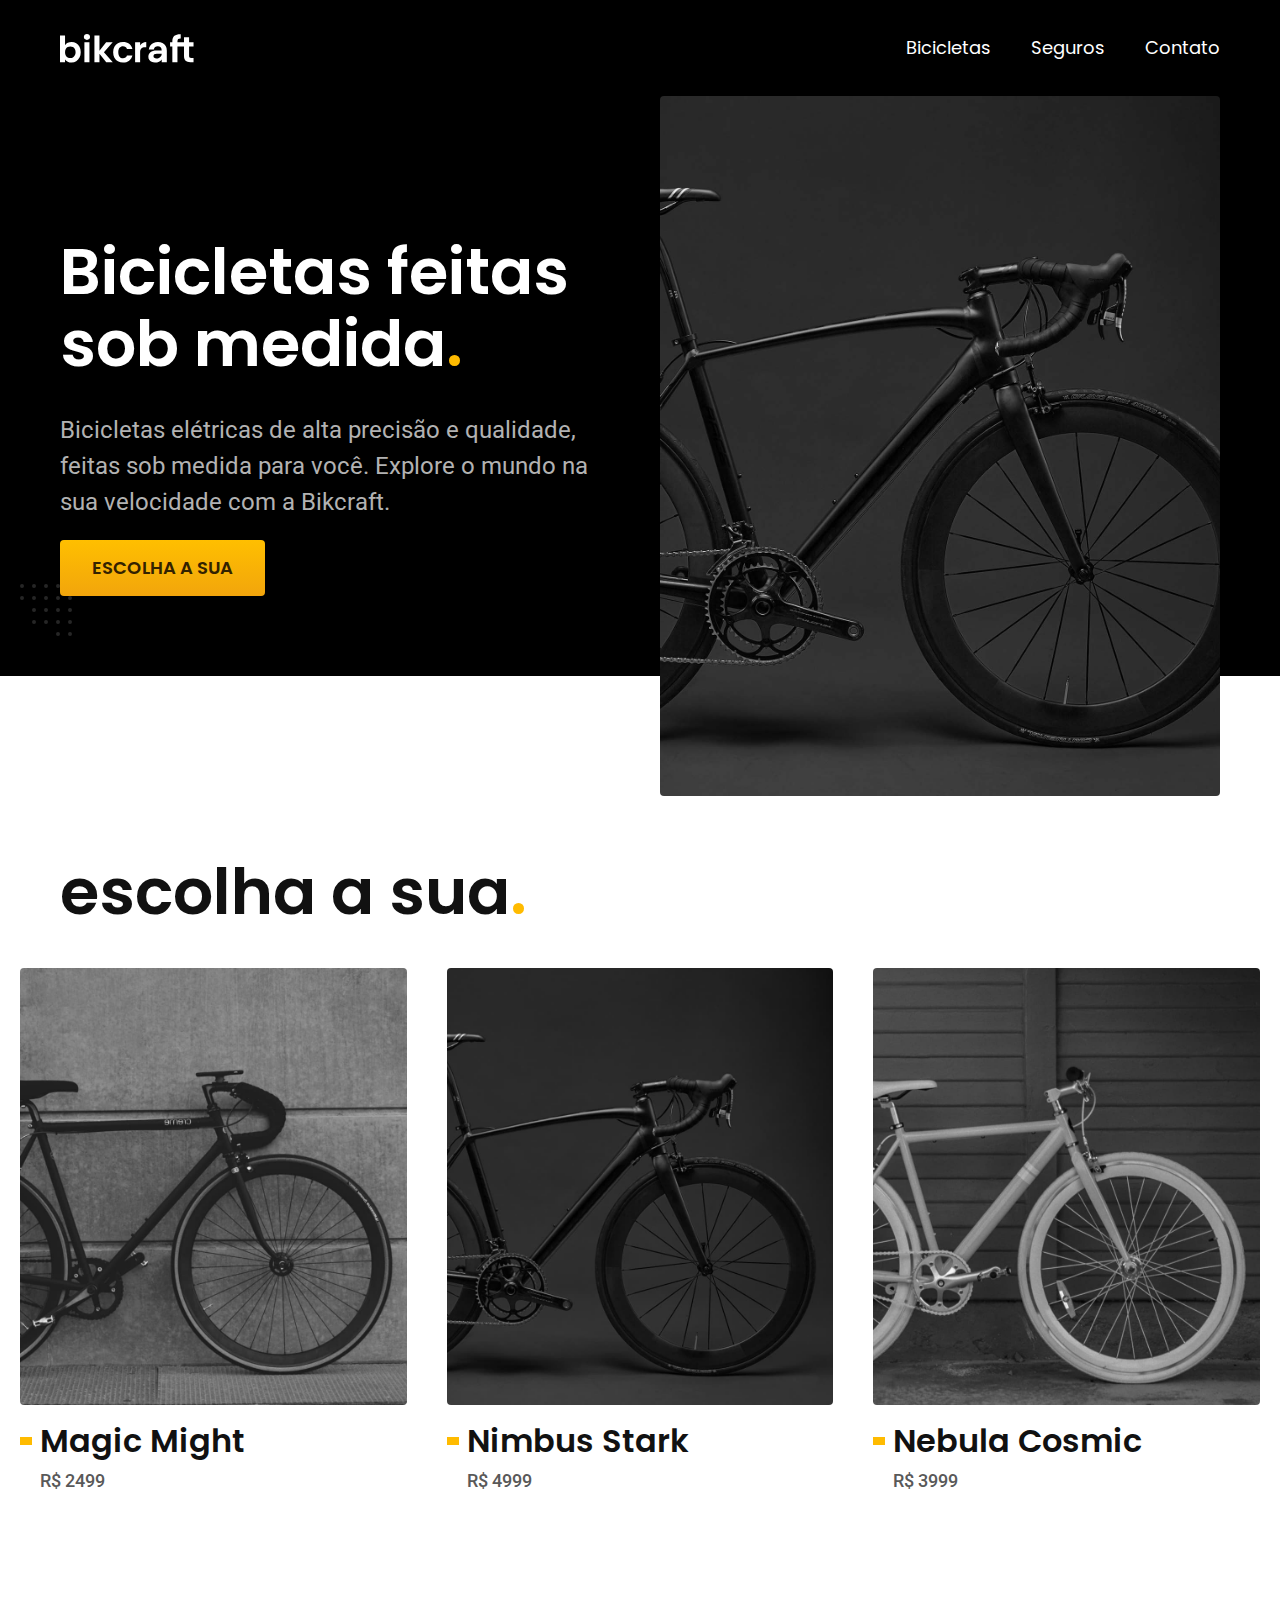
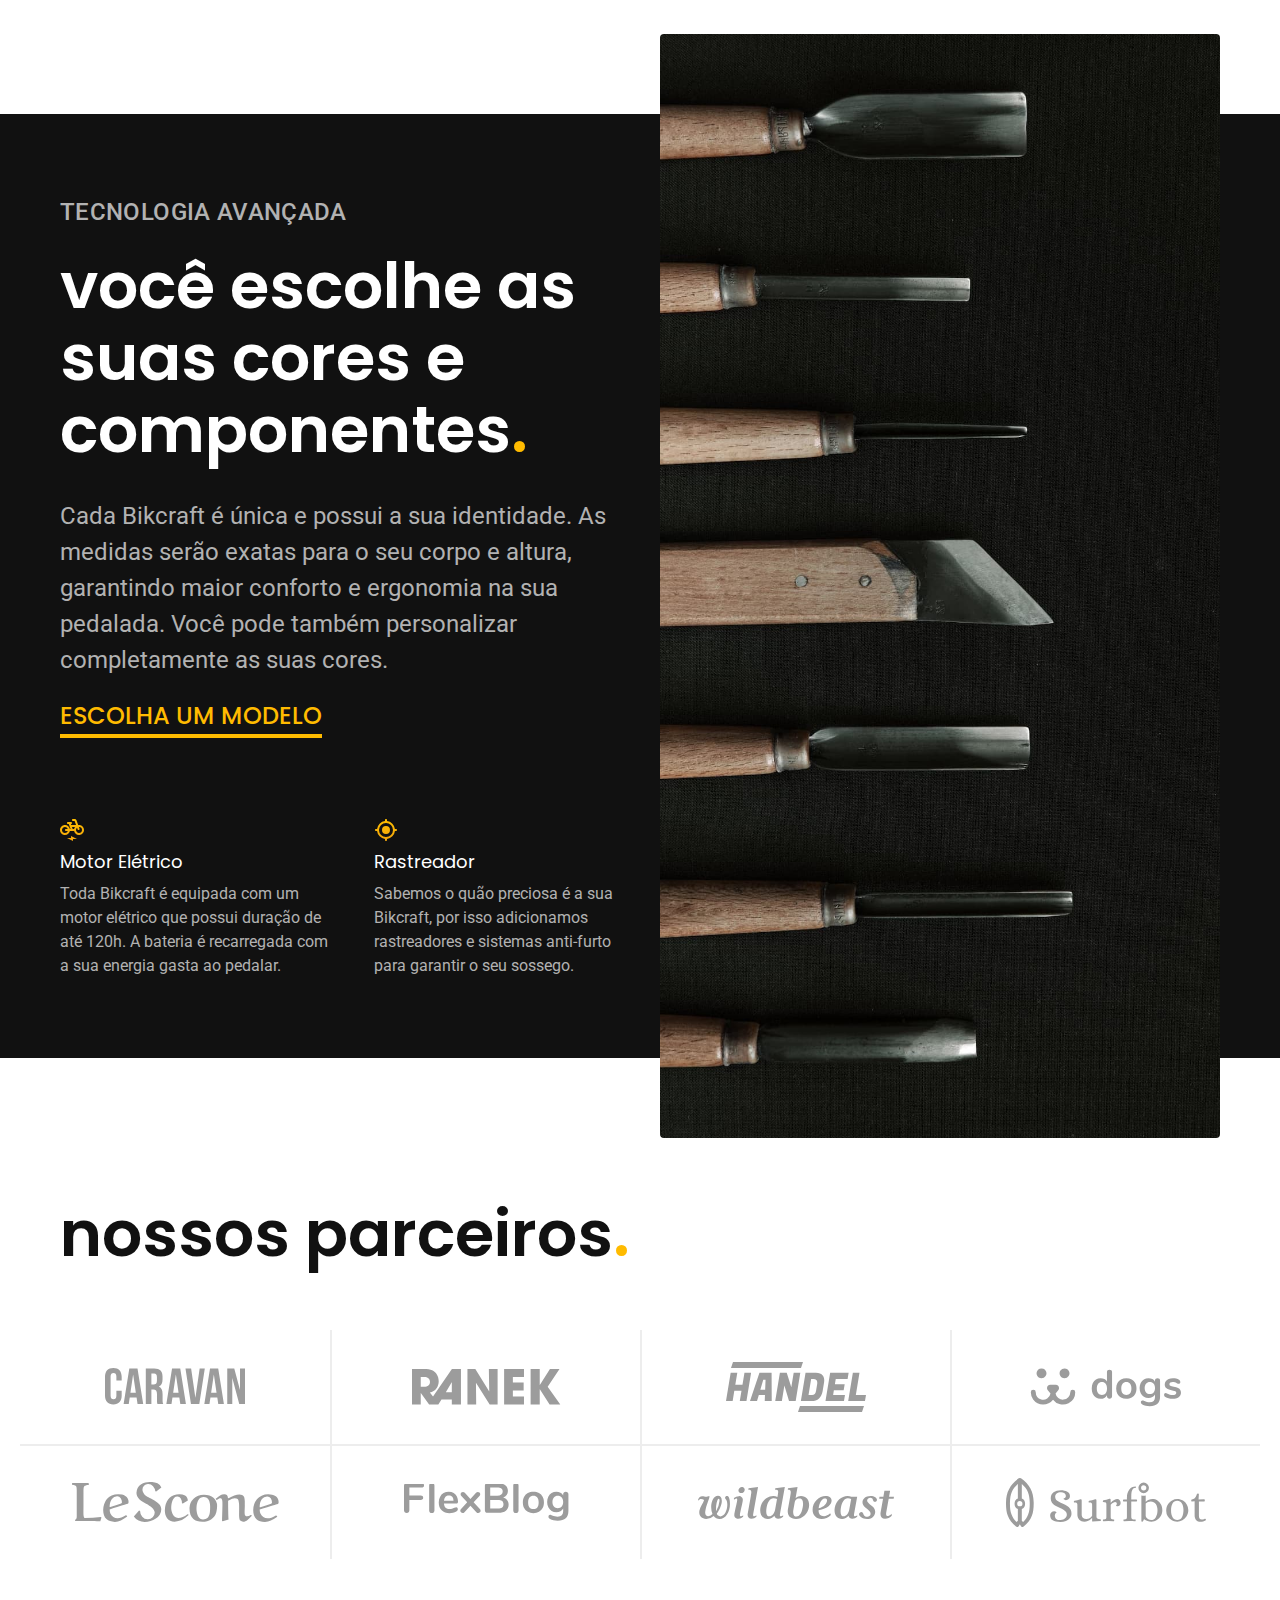
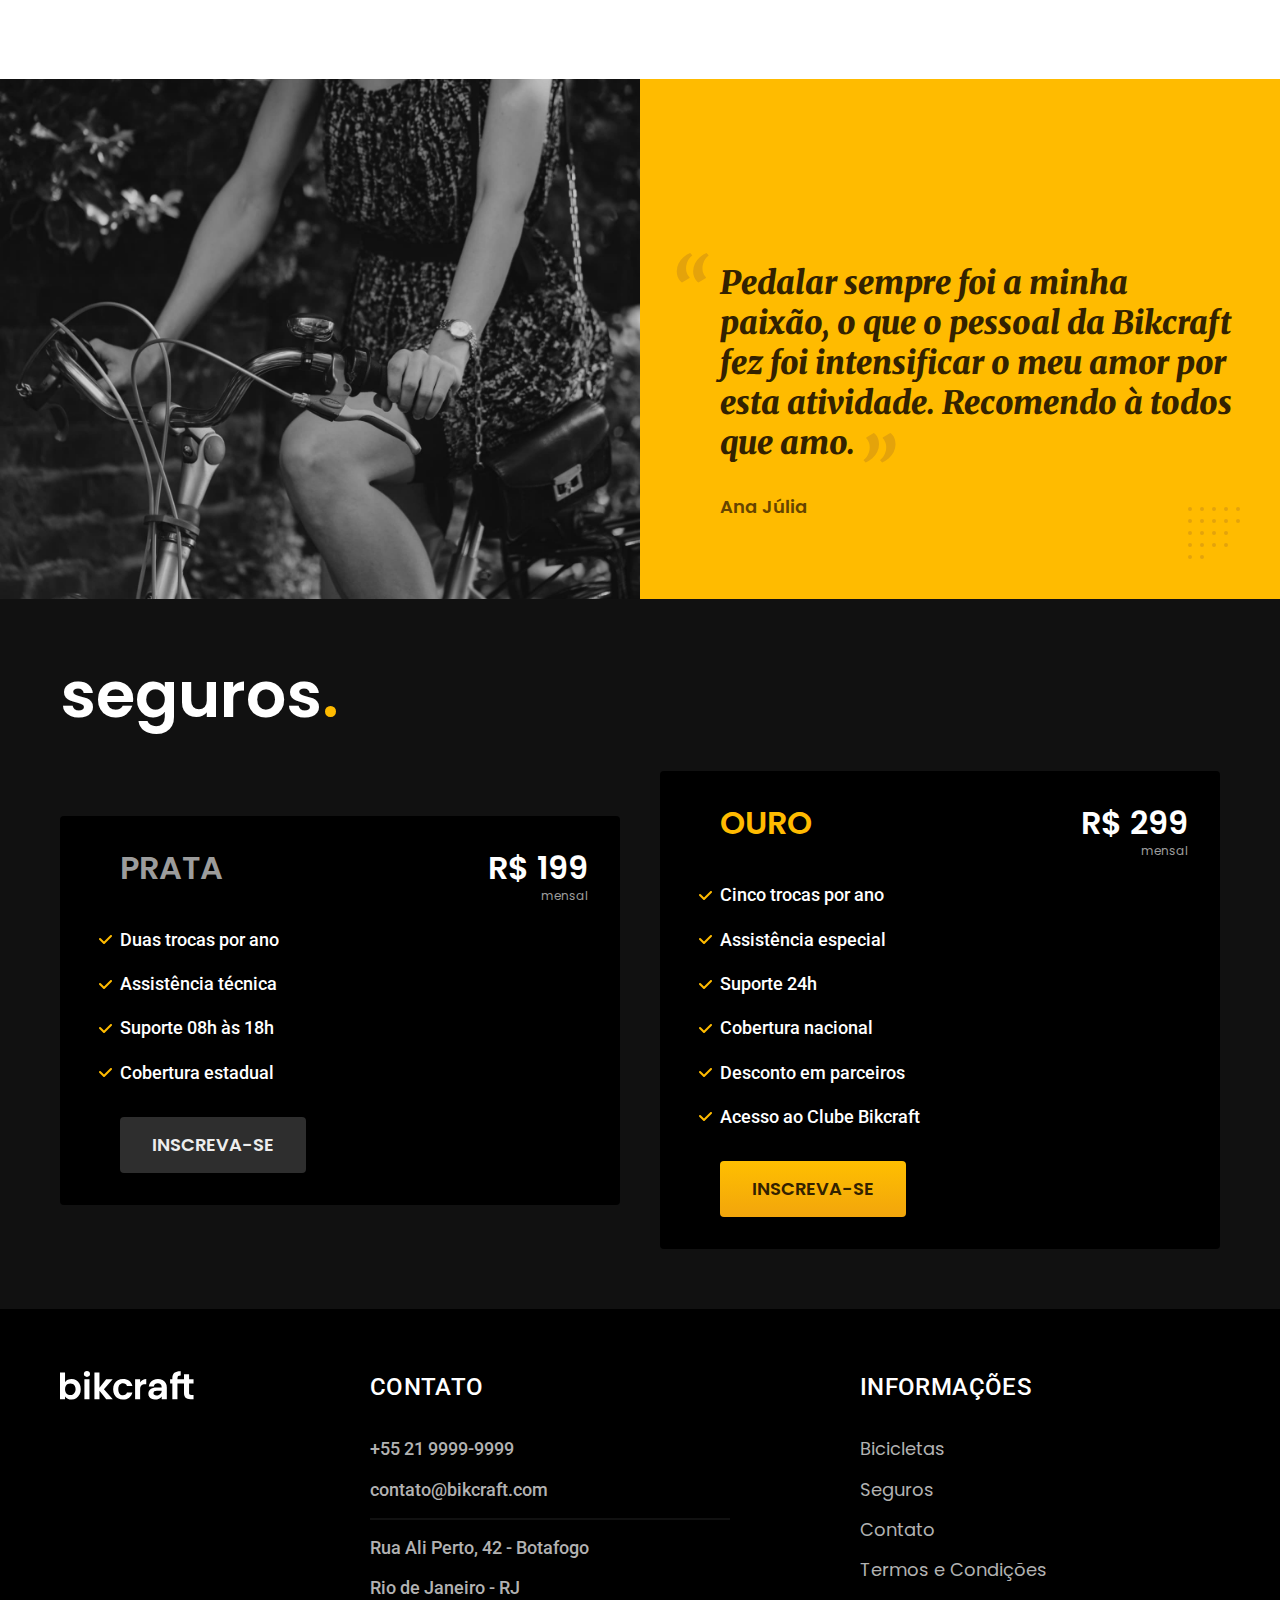
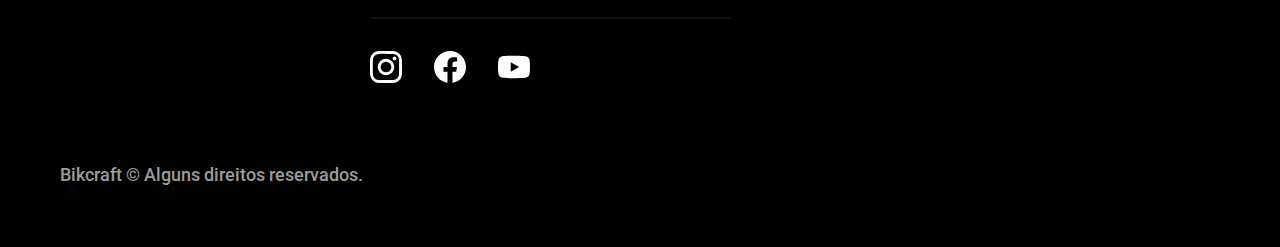
<file: index.html>
<!DOCTYPE html>
<html lang="pt-br">

<head>
  <meta charset="UTF-8">
  <meta name="viewport" content="width=device-width, initial-scale=1.0">

  <title>Bikcraft - Bicicletas Elétricas</title>
  <meta name="description" content="Bicicletas elétricas de alta precisão e qualidade, feitas sob medida para o cliente. Explore o mundo na sua velocidade com a Bikcraft.">

  <link rel="icon" href="./favicon.svg" type="image/svg+xml">
  <link rel="preload" href="./css/style.min.css" as="style">
  <link rel="stylesheet" href="./css/style.min.css">

  <script>document.documentElement.classList.add('js');</script>

  <link rel="preconnect" href="https://fonts.googleapis.com">
  <link rel="preconnect" href="https://fonts.gstatic.com" crossorigin>
  <link href="https://fonts.googleapis.com/css2?family=Merriweather:ital,wght@1,900&family=Poppins:wght@400;600&family=Roboto:wght@400;500&display=swap" rel="stylesheet">
</head>

<body>
  <header class="header-bg">
    <div class="header container">
      <a href="./">
        <img src="./img/bikcraft.svg" width="136" height="32" alt="Bikcraft">
      </a>

      <nav aria-label="primaria">
        <ul class="header-menu font-1-m cor-0">
          <li><a href="./bicicletas.html">Bicicletas</a></li>
          <li><a href="./seguros.html">Seguros</a></li>
          <li><a href="./contato.html">Contato</a></li>
        </ul>
      </nav>
    </div>
  </header>

  <main class="introducao-bg">
    <div class="introducao container">
      <div class="introducao-conteudo">
        <h1 class="font-1-xxl cor-0 fadeInDown" data-anime="200">Bicicletas feitas sob medida<span class="cor-p1">.</span></h1>
        <p class="font-2-l cor-5 fadeInDown" data-anime="400">Bicicletas elétricas de alta precisão e qualidade, feitas sob medida para você. Explore o mundo na sua velocidade com a Bikcraft.</p>
        <a class="botao fadeInDown" data-anime="600" href="./bicicletas.html">Escolha a sua</a>
      </div>
      <picture data-anime="800" class="fadeInDown">
        <source media="(max-width: 800px)" srcset="./img/bicicletas/nimbus.jpg">
        <img src="./img/fotos/introducao.jpg" width="1280" height="1600" alt="Bicicleta elétrica preta.">
      </picture>
    </div>
  </main>

  <article class="bicicletas-lista">
    <h2 class="container font-1-xxl">escolha a sua<span class="cor-p1">.</span></h2>

    <ul>
      <li>
        <a href="./bicicletas/magic.html">
          <img src="./img/bicicletas/magic-home.jpg" alt="Bicicleta preta" width="920" height="1040">
          <h3 class="font-1-xl">Magic Might</h3>
          <span class="font-2-m cor-8">R$ 2499</span>
        </a>
      </li>
      <li>
        <a href="./bicicletas/nimbus.html">
          <img src="./img/bicicletas/nimbus-home.jpg" alt="Bicicleta preta" width="920" height="1040">
          <h3 class="font-1-xl">Nimbus Stark</h3>
          <span class="font-2-m cor-8">R$ 4999</span>
        </a>
      </li>
      <li>
        <a href="./bicicletas/nebula.html">
          <img src="./img/bicicletas/nebula-home.jpg" alt="Bicicleta preta" width="920" height="1040">
          <h3 class="font-1-xl">Nebula Cosmic</h3>
          <span class="font-2-m cor-8">R$ 3999</span>
        </a>
      </li>
    </ul>
  </article>

  <article class="tecnologia-bg">
    <div class="tecnologia container">
      <div class="tecnologia-conteudo">
        <span class="font-2-l-b cor-5">Tecnologia Avançada</span>
        <h2 class="font-1-xxl cor-0">você escolhe as suas cores e componentes<span class="cor-p1">.</span></h2>
        <p class="font-2-l cor-5">Cada Bikcraft é única e possui a sua identidade. As medidas serão exatas para o seu corpo e altura, garantindo maior conforto e ergonomia na sua pedalada. Você pode também personalizar completamente as suas cores.</p>
        <a class="link" href="./bicicletas.html">Escolha um modelo</a>
        <div class="tecnologia-vantagens">
          <div>
            <img src="./img/icones/eletrica.svg" width="24" height="24" alt="">
            <h3 class="font-1-m cor-0">Motor Elétrico</h3>
            <p class="font-2-s cor-5">Toda Bikcraft é equipada com um motor elétrico que possui duração de até 120h. A bateria é recarregada com a sua energia gasta ao pedalar.</p>
          </div>
          <div>
            <img src="./img/icones/rastreador.svg" width="24" height="24" alt="">
            <h3 class="font-1-m cor-0">Rastreador</h3>
            <p class="font-2-s cor-5">Sabemos o quão preciosa é a sua Bikcraft, por isso adicionamos rastreadores e sistemas anti-furto para garantir o seu sossego.</p>
          </div>
        </div>
      </div>
      <div class="tecnologia-imagem">
        <img src="./img/fotos/tecnologia.jpg" width="1200" height="1920" alt="">
      </div>
    </div>
  </article>

  <section class="parceiros" aria-label="Nossos Parceiros">
    <h2 class="container font-1-xxl">nossos parceiros<span class="cor-p1">.</span></h2>

    <ul>
      <li><img src="./img/parceiros/caravan.svg" alt="Caravan" width="140" height="38"></li>
      <li><img src="./img/parceiros/ranek.svg" alt="Ranek" width="149" height="36"></li>
      <li><img src="./img/parceiros/handel.svg" alt="Handel" width="140" height="50"></li>
      <li><img src="./img/parceiros/dogs.svg" alt="Dogs" width="152" height="39"></li>
      <li><img src="./img/parceiros/lescone.svg" alt="LeScone" width="208" height="41"></li>
      <li><img src="./img/parceiros/flexblog.svg" alt="FlexBlog" width="165" height="38"></li>
      <li><img src="./img/parceiros/wildbeast.svg" alt="Wildbeast" width="196" height="34"></li>
      <li><img src="./img/parceiros/surfbot.svg" alt="Surfbot" width="200" height="49"></li>
    </ul>
  </section>

  <section class="depoimento" aria-label="Depoimento">
    <div>
      <img src="./img/fotos/depoimento.jpg" width="1560" height="1360" alt="Pessoa pedalando uma bicicleta Bikcraft">
    </div>
    <div class="depoimento-conteudo">
      <blockquote class="font-1-xl cor-p5">
        <p>Pedalar sempre foi a minha paixão, o que o pessoal da Bikcraft fez foi intensificar o meu amor por esta atividade. Recomendo à todos que amo.</p>
      </blockquote>
      <span class="font-1-m-b cor-p4">Ana Júlia</span>
    </div>
  </section>

  <article class="seguros-bg">
    <div class="seguros container">
      <h2 class="font-1-xxl cor-0">seguros<span class="cor-p1">.</span></h2>
      <div class="seguros-item">
        <h3 class="font-1-xl cor-6">PRATA</h3>
        <span class="font-1-xl cor-0">R$ 199 <span class="font-1-xs cor-6">mensal</span></span>
        <ul class="font-2-m cor-0">
          <li>Duas trocas por ano</li>
          <li>Assistência técnica</li>
          <li>Suporte 08h às 18h</li>
          <li>Cobertura estadual</li>
        </ul>
        <a class="botao secundario" href="./orcamento.html?tipo=seguro&produto=prata">Inscreva-se</a>
      </div>

      <div class="seguros-item">
        <h3 class="font-1-xl cor-p1">OURO</h3>
        <span class="font-1-xl cor-0">R$ 299 <span class="font-1-xs cor-6">mensal</span></span>
        <ul class="font-2-m cor-0">
          <li>Cinco trocas por ano</li>
          <li>Assistência especial</li>
          <li>Suporte 24h</li>
          <li>Cobertura nacional</li>
          <li>Desconto em parceiros</li>
          <li>Acesso ao Clube Bikcraft</li>
        </ul>
        <a class="botao" href="./orcamento.html?tipo=seguro&produto=ouro">Inscreva-se</a>
      </div>
    </div>
  </article>

  <footer class="footer-bg">
    <div class="footer container">
      <img src="./img/bikcraft.svg" width="136" height="32" alt="Bikcraft">
      <div class="footer-contato">
        <h3 class="font-2-l-b cor-0">Contato</h3>
        <ul class="font-2-m cor-5">
          <li><a href="tel:+552199999999">+55 21 9999-9999</a></li>
          <li><a href="mailto:contato@bikcraft.com">contato@bikcraft.com</a></li>
          <li>Rua Ali Perto, 42 - Botafogo</li>
          <li>Rio de Janeiro - RJ</li>
        </ul>
        <div class="footer-redes">
          <a href="./">
            <img src="./img/redes/instagram.svg" width="32" height="32" alt="Instagram">
          </a>
          <a href="./">
            <img src="./img/redes/facebook.svg" width="32" height="32" alt="Facebook">
          </a>
          <a href="./">
            <img src="./img/redes/youtube.svg" width="32" height="32" alt="Youtube">
          </a>
        </div>
      </div>
      <div class="footer-informacoes">
        <h3 class="font-2-l-b cor-0">Informações</h3>
        <nav>
          <ul class="font-1-m cor-5">
            <li><a href="./bicicletas.html">Bicicletas</a></li>
            <li><a href="./seguros.html">Seguros</a></li>
            <li><a href="./contato.html">Contato</a></li>
            <li><a href="./termos.html">Termos e Condições</a></li>
          </ul>
        </nav>
      </div>
      <p class="footer-copy font-2-m cor-6">Bikcraft © Alguns direitos reservados.</p>
    </div>
  </footer>

  <script src="./js/plugins/simple-anime.js"></script>
  <script src="./js/script.js"></script>
</body>

</html>
</file>
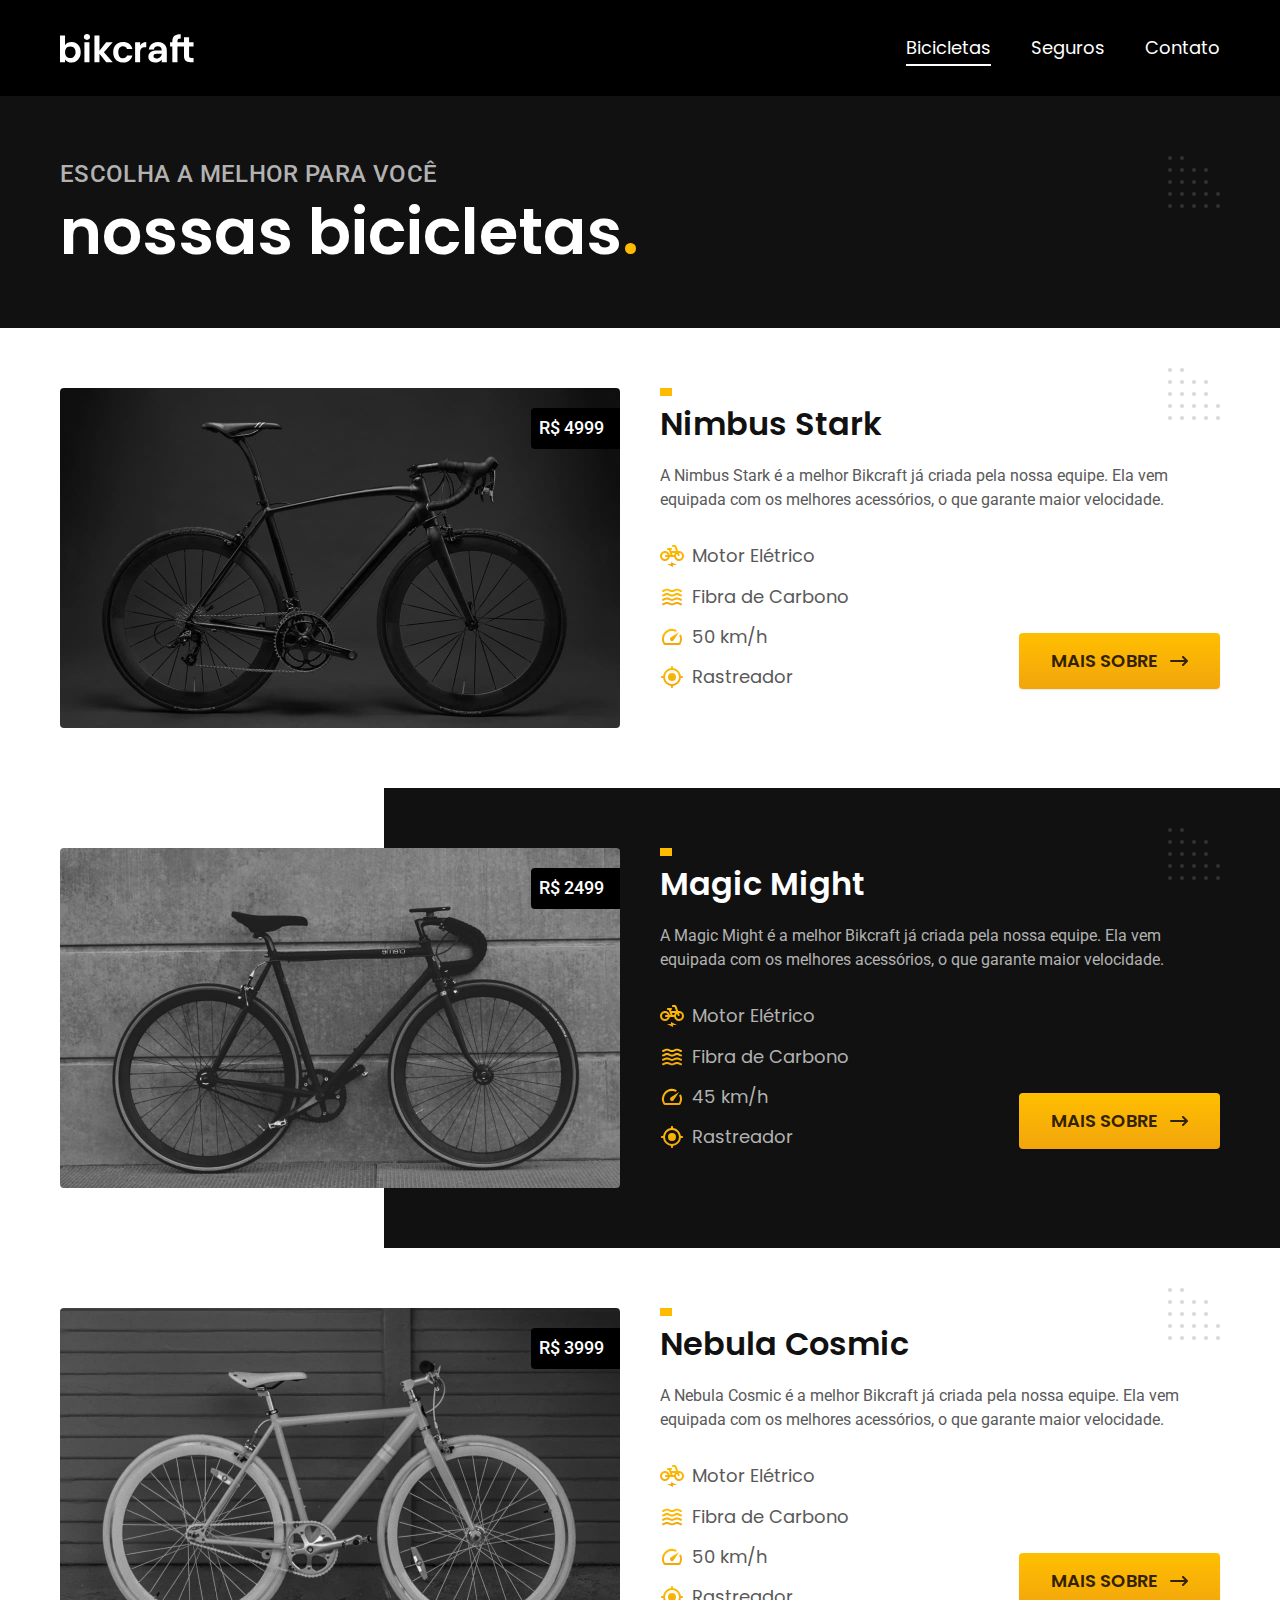
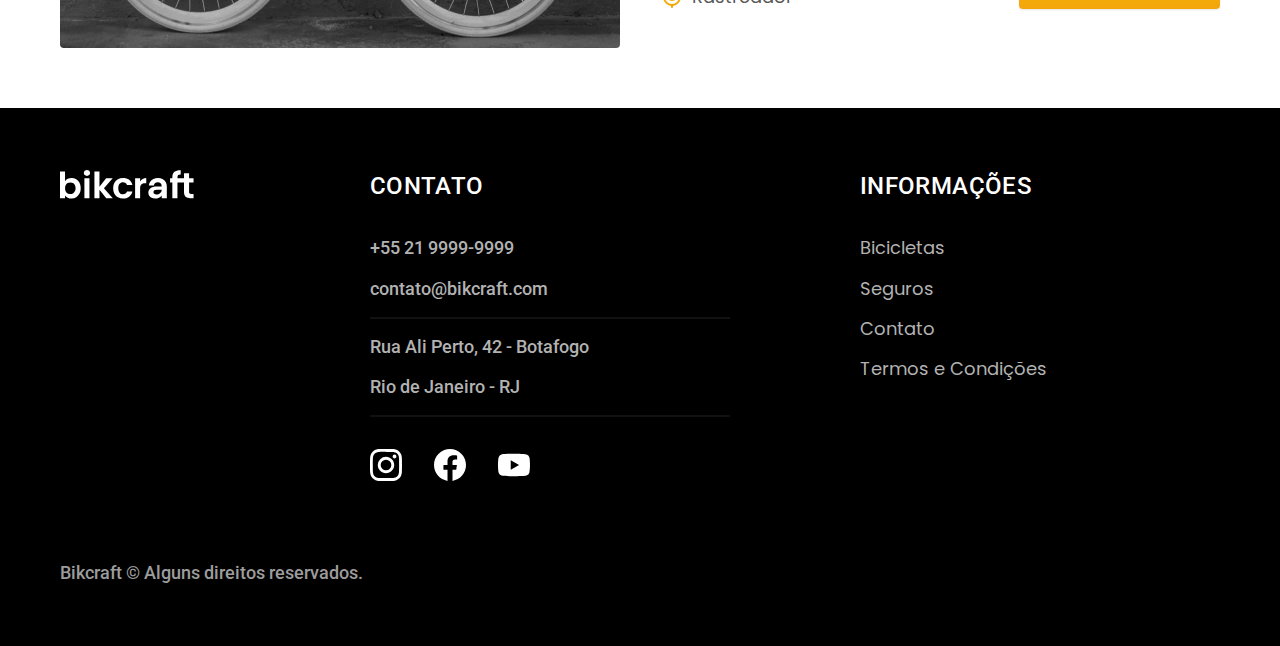
<file: bicicletas.html>
<!DOCTYPE html>
<html lang="pt-br">

<head>
  <meta charset="UTF-8">
  <meta name="viewport" content="width=device-width, initial-scale=1.0">

  <title>Bicicletas | Bikcraft</title>
  <meta name="description" content="Bicicletas">

  <link rel="icon" href="./favicon.svg" type="image/svg+xml">
  <link rel="preload" href="./css/style.min.css" as="style">
  <link rel="stylesheet" href="./css/style.min.css">
  <script>document.documentElement.classList.add('js');</script>

  <link rel="preconnect" href="https://fonts.googleapis.com">
  <link rel="preconnect" href="https://fonts.gstatic.com" crossorigin>
  <link href="https://fonts.googleapis.com/css2?family=Merriweather:ital,wght@1,900&family=Poppins:wght@400;600&family=Roboto:wght@400;500&display=swap" rel="stylesheet">
</head>

<body id="bicicletas">
  <header class="header-bg">
    <div class="header container">
      <a href="./">
        <img src="./img/bikcraft.svg" alt="Bikcraft">
      </a>

      <nav aria-label="primaria">
        <ul class="header-menu font-1-m cor-0">
          <li><a href="./bicicletas.html">Bicicletas</a></li>
          <li><a href="./seguros.html">Seguros</a></li>
          <li><a href="./contato.html">Contato</a></li>
        </ul>
      </nav>
    </div>
  </header>

  <main>
    <div class="titulo-bg">
      <div class="titulo container">
        <p class="font-2-l-b cor-5">Escolha a melhor para você</p>
        <h1 class="font-1-xxl cor-0">nossas bicicletas<span class="cor-p1">.</span></h1>
      </div>
    </div>

    <div class="bicicletas container">
      <div class="bicicletas-imagem">
        <img src="./img/bicicletas/nimbus.jpg" alt="Bicicleta preta">
        <span class="font-2-m cor-0">R$ 4999</span>
      </div>
      <div class="bicicletas-conteudo">
        <h2 class="font-1-xl">Nimbus Stark</h2>
        <p class="font-2-s cor-8">A Nimbus Stark é a melhor Bikcraft já criada pela nossa equipe. Ela vem equipada com os melhores acessórios, o que garante maior velocidade.</p>
        <ul class="font-1-m cor-8">
          <li>
            <img src="./img/icones/eletrica.svg" alt="">
            Motor Elétrico
          </li>
          <li>
            <img src="./img/icones/carbono.svg" alt="">
            Fibra de Carbono
          </li>
          <li>
            <img src="./img/icones/velocidade.svg" alt="">
            50 km/h
          </li>
          <li>
            <img src="./img/icones/rastreador.svg" alt="">
            Rastreador
          </li>
        </ul>
        <a class="botao seta" href="./bicicletas/nimbus.html">Mais Sobre</a>
      </div>
    </div>

    <div class="bicicletas-bg">
      <div class="bicicletas container">
        <div class="bicicletas-imagem">
          <img src="./img/bicicletas/magic.jpg" alt="Bicicleta preta">
          <span class="font-2-m cor-0">R$ 2499</span>
        </div>
        <div class="bicicletas-conteudo">
          <h2 class="font-1-xl cor-0">Magic Might</h2>
          <p class="font-2-s cor-5">A Magic Might é a melhor Bikcraft já criada pela nossa equipe. Ela vem equipada com os melhores acessórios, o que garante maior velocidade.</p>
          <ul class="font-1-m cor-5">
            <li>
              <img src="./img/icones/eletrica.svg" alt="">
              Motor Elétrico
            </li>
            <li>
              <img src="./img/icones/carbono.svg" alt="">
              Fibra de Carbono
            </li>
            <li>
              <img src="./img/icones/velocidade.svg" alt="">
              45 km/h
            </li>
            <li>
              <img src="./img/icones/rastreador.svg" alt="">
              Rastreador
            </li>
          </ul>
          <a class="botao seta" href="./bicicletas/magic.html">Mais Sobre</a>
        </div>
      </div>
    </div>

    <div class="bicicletas container">
      <div class="bicicletas-imagem">
        <img src="./img/bicicletas/nebula.jpg" alt="Bicicleta preta">
        <span class="font-2-m cor-0">R$ 3999</span>
      </div>
      <div class="bicicletas-conteudo">
        <h2 class="font-1-xl">Nebula Cosmic</h2>
        <p class="font-2-s cor-8">A Nebula Cosmic é a melhor Bikcraft já criada pela nossa equipe. Ela vem equipada com os melhores acessórios, o que garante maior velocidade.</p>
        <ul class="font-1-m cor-8">
          <li>
            <img src="./img/icones/eletrica.svg" alt="">
            Motor Elétrico
          </li>
          <li>
            <img src="./img/icones/carbono.svg" alt="">
            Fibra de Carbono
          </li>
          <li>
            <img src="./img/icones/velocidade.svg" alt="">
            50 km/h
          </li>
          <li>
            <img src="./img/icones/rastreador.svg" alt="">
            Rastreador
          </li>
        </ul>
        <a class="botao seta" href="./bicicletas/nebula.html">Mais Sobre</a>
      </div>
    </div>

  </main>

  <footer class="footer-bg">
    <div class="footer container">
      <img src="./img/bikcraft.svg" alt="Bikcraft">
      <div class="footer-contato">
        <h3 class="font-2-l-b cor-0">Contato</h3>
        <ul class="font-2-m cor-5">
          <li><a href="tel:+552199999999">+55 21 9999-9999</a></li>
          <li><a href="mailto:contato@bikcraft.com">contato@bikcraft.com</a></li>
          <li>Rua Ali Perto, 42 - Botafogo</li>
          <li>Rio de Janeiro - RJ</li>
        </ul>
        <div class="footer-redes">
          <a href="./">
            <img src="./img/redes/instagram.svg" alt="Instagram">
          </a>
          <a href="./">
            <img src="./img/redes/facebook.svg" alt="Facebook">
          </a>
          <a href="./">
            <img src="./img/redes/youtube.svg" alt="Youtube">
          </a>
        </div>
      </div>
      <div class="footer-informacoes">
        <h3 class="font-2-l-b cor-0">Informações</h3>
        <nav>
          <ul class="font-1-m cor-5">
            <li><a href="./bicicletas.html">Bicicletas</a></li>
            <li><a href="./seguros.html">Seguros</a></li>
            <li><a href="./contato.html">Contato</a></li>
            <li><a href="./termos.html">Termos e Condições</a></li>
          </ul>
        </nav>
      </div>
      <p class="footer-copy font-2-m cor-6">Bikcraft © Alguns direitos reservados.</p>
    </div>
  </footer>
  <script src="./js/script.js"></script>
</body>

</html>
</file>
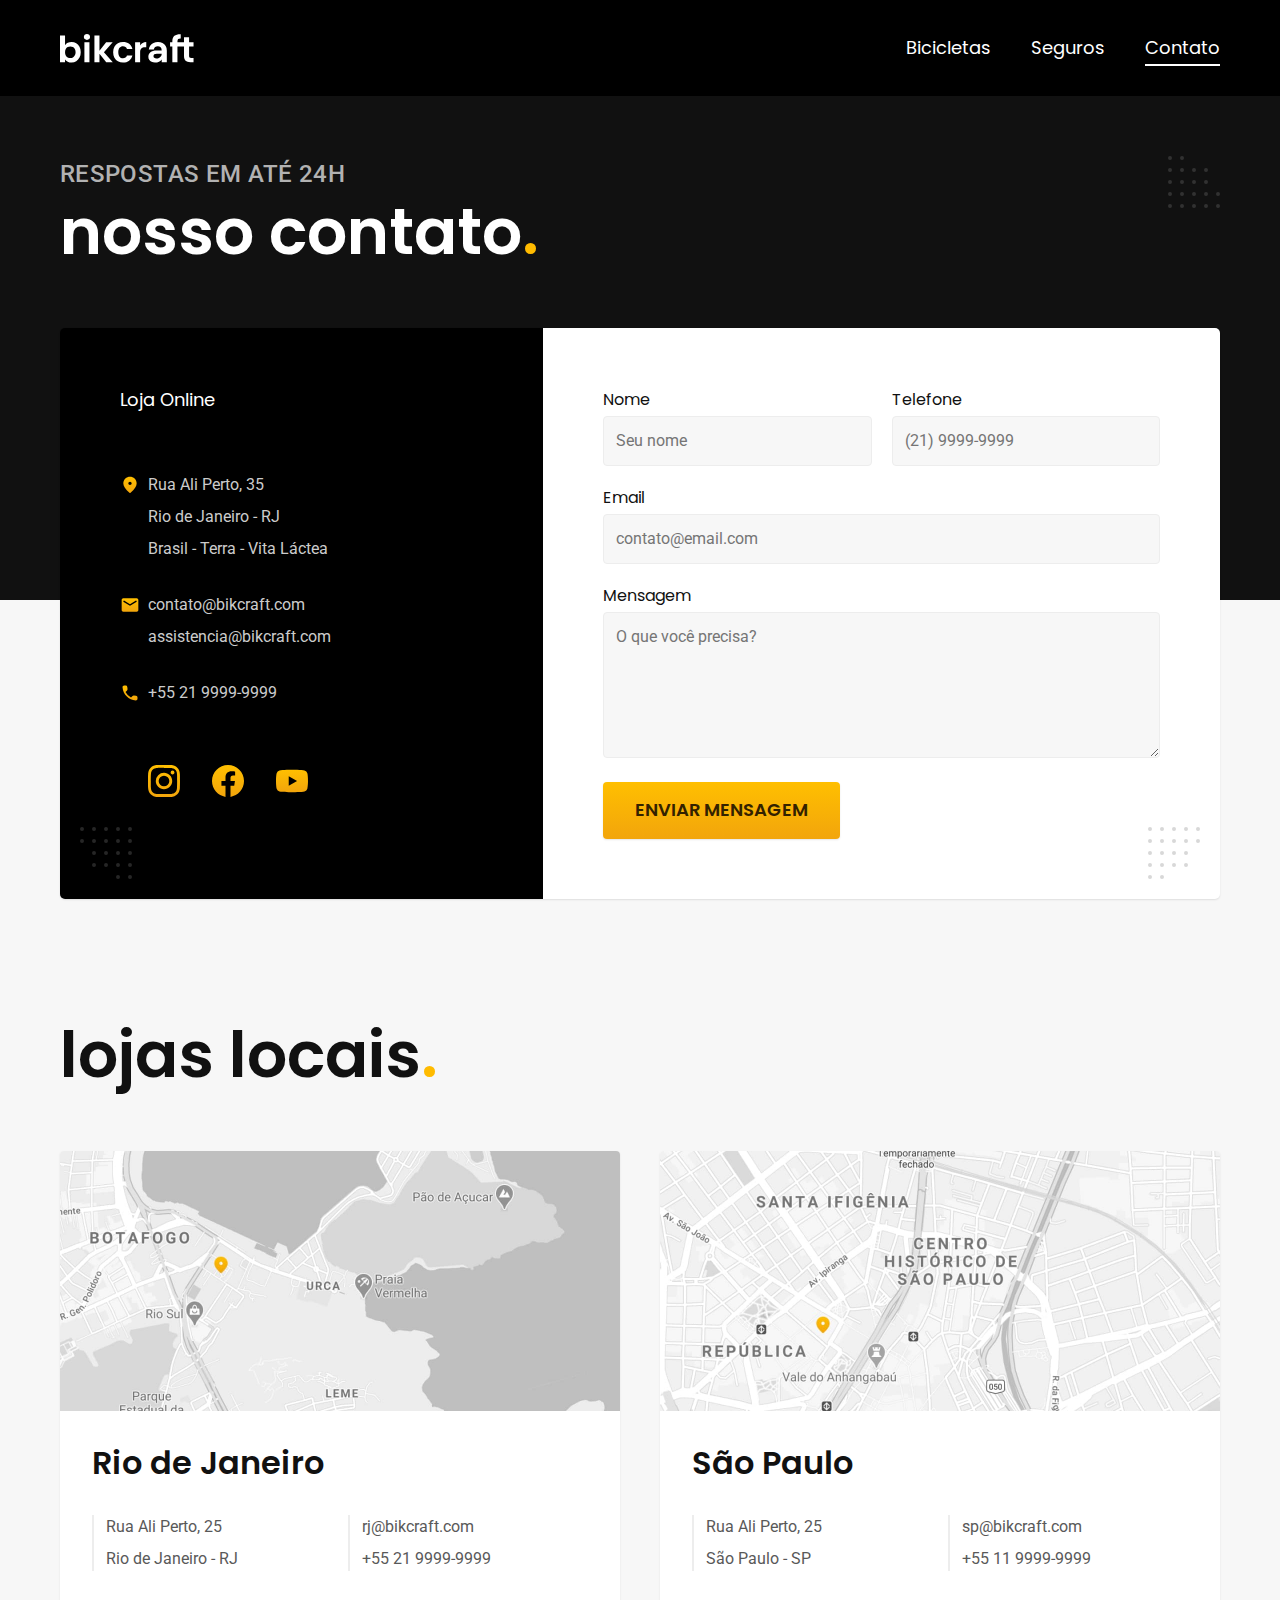
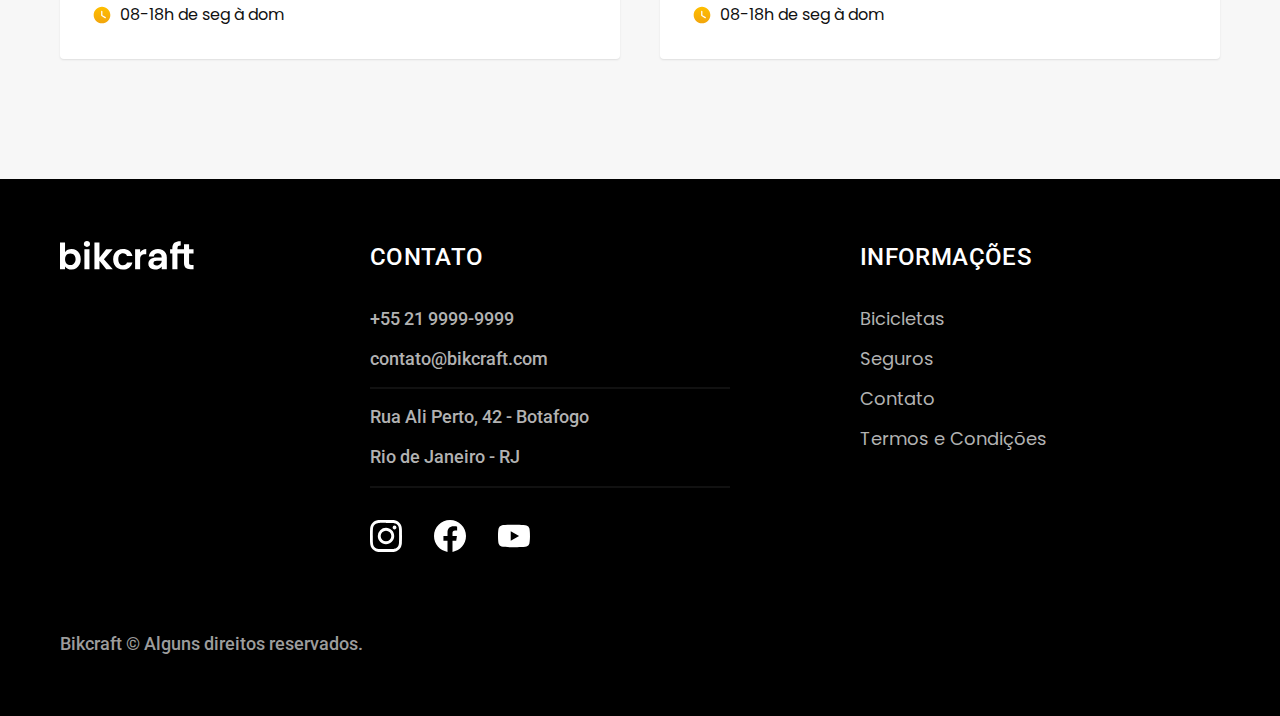
<file: contato.html>
<!DOCTYPE html>
<html lang="pt-br">

<head>
  <meta charset="UTF-8">
  <meta name="viewport" content="width=device-width, initial-scale=1.0">

  <title>Contato | Bikcraft</title>
  <meta name="description" content="Contato.">

  <link rel="icon" href="./favicon.svg" type="image/svg+xml">
  <link rel="preload" href="./css/style.min.css" as="style">
  <link rel="stylesheet" href="./css/style.min.css">
  <script>document.documentElement.classList.add('js');</script>

  <link rel="preconnect" href="https://fonts.googleapis.com">
  <link rel="preconnect" href="https://fonts.gstatic.com" crossorigin>
  <link href="https://fonts.googleapis.com/css2?family=Merriweather:ital,wght@1,900&family=Poppins:wght@400;600&family=Roboto:wght@400;500&display=swap" rel="stylesheet">
</head>

<body id="contato">
  <header class="header-bg">
    <div class="header container">
      <a href="./">
        <img src="./img/bikcraft.svg" alt="Bikcraft">
      </a>

      <nav aria-label="primaria">
        <ul class="header-menu font-1-m cor-0">
          <li><a href="./bicicletas.html">Bicicletas</a></li>
          <li><a href="./seguros.html">Seguros</a></li>
          <li><a href="./contato.html">Contato</a></li>
        </ul>
      </nav>
    </div>
  </header>

  <main>
    <div class="titulo-bg">
      <div class="titulo container">
        <p class="font-2-l-b cor-5">Respostas em até 24h</p>
        <h1 class="font-1-xxl cor-0">nosso contato<span class="cor-p1">.</span></h1>
      </div>
    </div>

    <div class="contato container">
      <section class="contato-dados" aria-label="Endereço">
        <h2 class="font-1-m cor-0">Loja Online</h2>
        <div class="contato-endereco font-2-s cor-4">
          <p>Rua Ali Perto, 35</p>
          <p>Rio de Janeiro - RJ</p>
          <p>Brasil - Terra - Vita Láctea</p>
        </div>
        <address class="contato-meios font-2-s cor-4">
          <a href="mailto:contato@bikcraft.com">contato@bikcraft.com</a>
          <a href="mailto:assistencia@bikcraft.com">assistencia@bikcraft.com</a>
          <a href="tel:+552199999999">+55 21 9999-9999</a>
        </address>
        <div class="contato-redes">
          <a href="./">
            <img src="./img/redes/instagram-p.svg" alt="Instagram">
          </a>
          <a href="./">
            <img src="./img/redes/facebook-p.svg" alt="Facebook">
          </a>
          <a href="./">
            <img src="./img/redes/youtube-p.svg" alt="Youtube">
          </a>
        </div>
      </section>
      <section class="contato-formulario" aria-label="Formulário">
        <form class="form" action="./enviar.php" method="post">
          <div>
            <label for="nome">Nome</label>
            <input type="text" id="nome" name="nome" placeholder="Seu nome">
          </div>
          <div>
            <label for="telefone">Telefone</label>
            <input type="text" id="telefone" name="telefone" placeholder="(21) 9999-9999">
          </div>
          <div class="col-2">
            <label for="email">Email</label>
            <input type="email" id="email" name="email" placeholder="contato@email.com" required>
          </div>
          <div class="col-2">
            <label for="mensagem">Mensagem</label>
            <textarea rows="5" id="mensagem" name="mensagem" placeholder="O que você precisa?"></textarea>
          </div>
          <button class="botao col-2">Enviar Mensagem</button>
        </form>
      </section>
    </div>
  </main>

  <article class="lojas container">
    <h2 class="font-1-xxl">lojas locais<span class="cor-p1">.</span></h2>
    <div class="lojas-item">
      <img src="./img/lojas/rj.jpg" alt="mapa marcando o endereço em Rua Ali Perto, 25 - Rio de Janeiro - RJ">
      <div class="lojas-conteudo">
        <h3 class="font-1-xl">Rio de Janeiro</h3>
        <div class="lojas-dados font-2-s cor-8">
          <p>Rua Ali Perto, 25</p>
          <p>Rio de Janeiro - RJ</p>
        </div>
        <div class="lojas-dados font-2-s cor-8">
          <a href="mailto:rj@bikcraft.com">rj@bikcraft.com</a>
          <a href="tel:+552199999999">+55 21 9999-9999</a>
        </div>
        <p class="lojas-tempo font-1-s"><img src="./img/icones/horario.svg" alt="">08-18h de seg à dom</p>
      </div>
    </div>

    <div class="lojas-item">
      <img src="./img/lojas/sp.jpg" alt="mapa marcando o endereço em Rua Ali Perto, 25 - São Paulo - SP">
      <div class="lojas-conteudo">
        <h3 class="font-1-xl">São Paulo</h3>
        <div class="lojas-dados font-2-s cor-8">
          <p>Rua Ali Perto, 25</p>
          <p>São Paulo - SP</p>
        </div>
        <div class="lojas-dados font-2-s cor-8">
          <a href="mailto:sp@bikcraft.com">sp@bikcraft.com</a>
          <a href="tel:+551199999999">+55 11 9999-9999</a>
        </div>
        <p class="lojas-tempo font-1-s"><img src="./img/icones/horario.svg" alt="">08-18h de seg à dom</p>
      </div>
    </div>
  </article>

  <footer class="footer-bg">
    <div class="footer container">
      <img src="./img/bikcraft.svg" alt="Bikcraft">
      <div class="footer-contato">
        <h3 class="font-2-l-b cor-0">Contato</h3>
        <ul class="font-2-m cor-5">
          <li><a href="tel:+552199999999">+55 21 9999-9999</a></li>
          <li><a href="mailto:contato@bikcraft.com">contato@bikcraft.com</a></li>
          <li>Rua Ali Perto, 42 - Botafogo</li>
          <li>Rio de Janeiro - RJ</li>
        </ul>
        <div class="footer-redes">
          <a href="./">
            <img src="./img/redes/instagram.svg" alt="Instagram">
          </a>
          <a href="./">
            <img src="./img/redes/facebook.svg" alt="Facebook">
          </a>
          <a href="./">
            <img src="./img/redes/youtube.svg" alt="Youtube">
          </a>
        </div>
      </div>
      <div class="footer-informacoes">
        <h3 class="font-2-l-b cor-0">Informações</h3>
        <nav>
          <ul class="font-1-m cor-5">
            <li><a href="./bicicletas.html">Bicicletas</a></li>
            <li><a href="./seguros.html">Seguros</a></li>
            <li><a href="./contato.html">Contato</a></li>
            <li><a href="./termos.html">Termos e Condições</a></li>
          </ul>
        </nav>
      </div>
      <p class="footer-copy font-2-m cor-6">Bikcraft © Alguns direitos reservados.</p>
    </div>
  </footer>
  <script src="./js/script.js"></script>
  <script src="./js/formulario.js"></script>
</body>

</html>
</file>
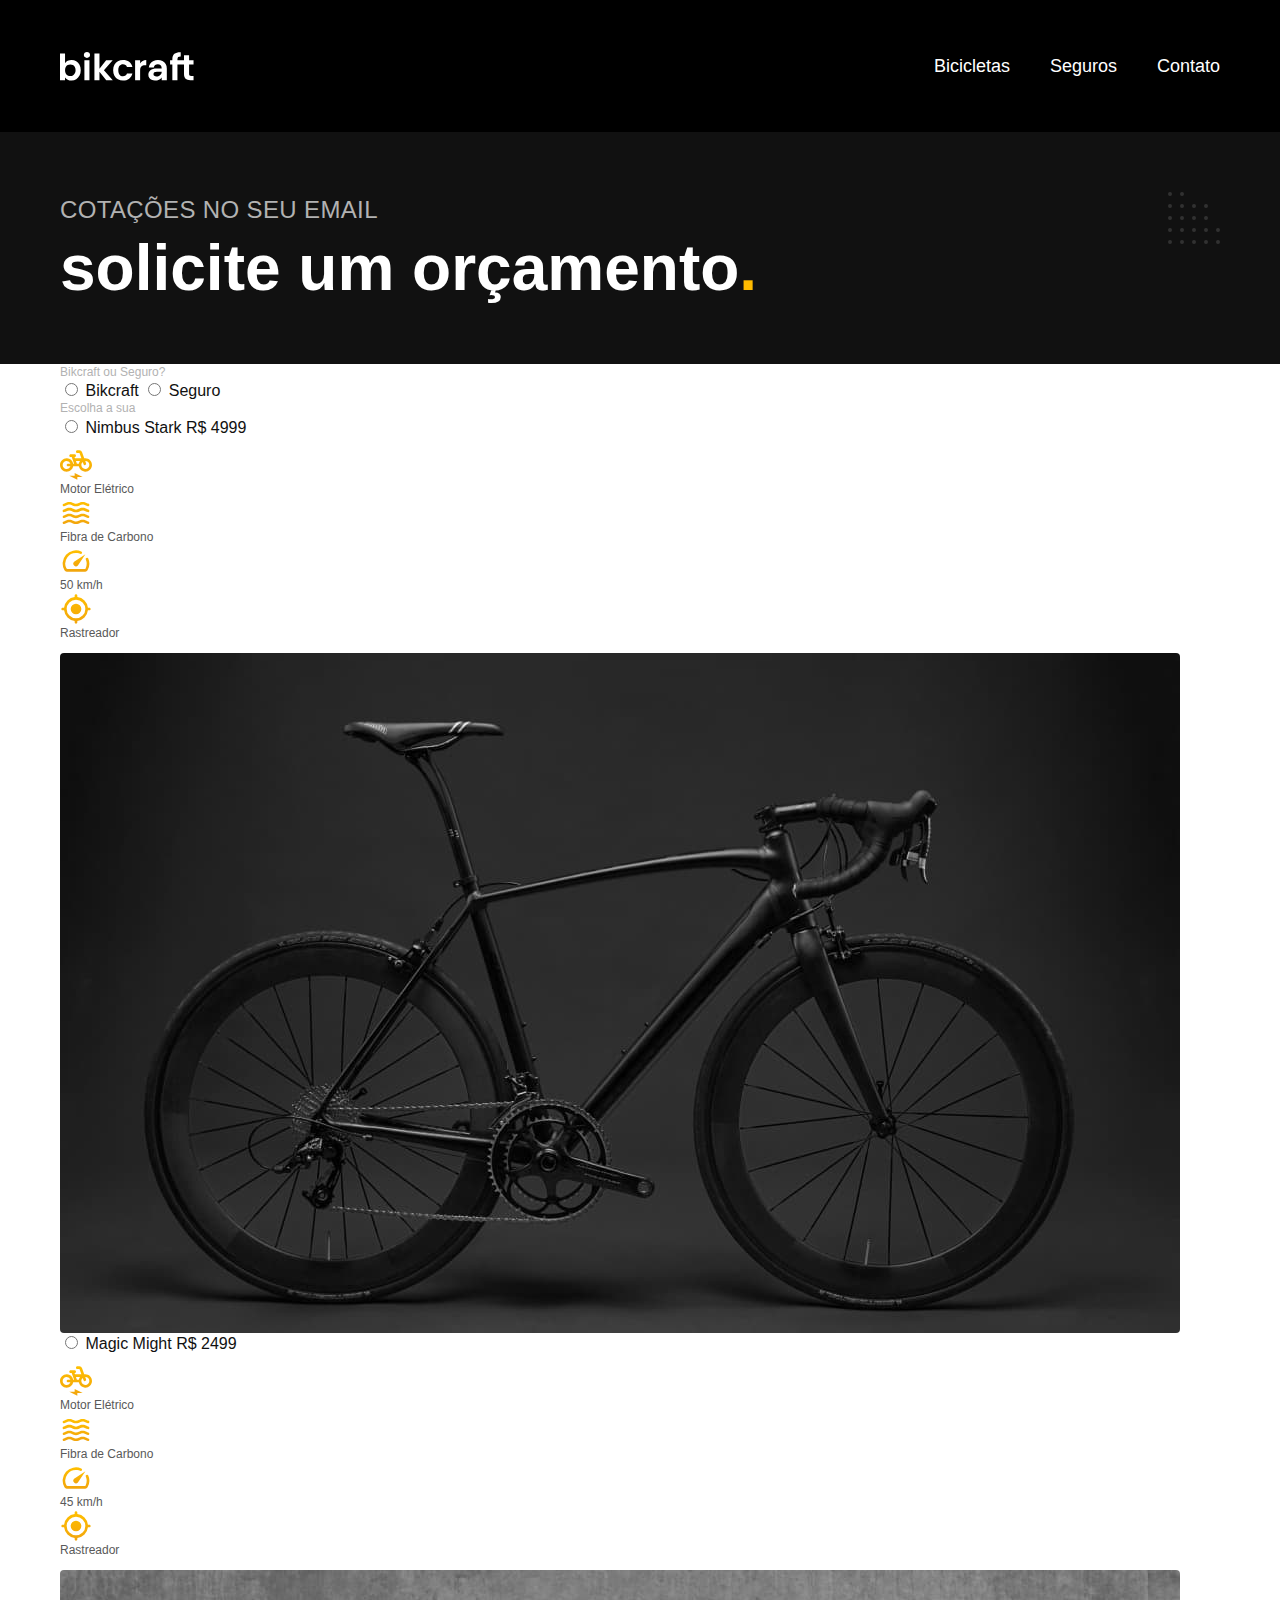
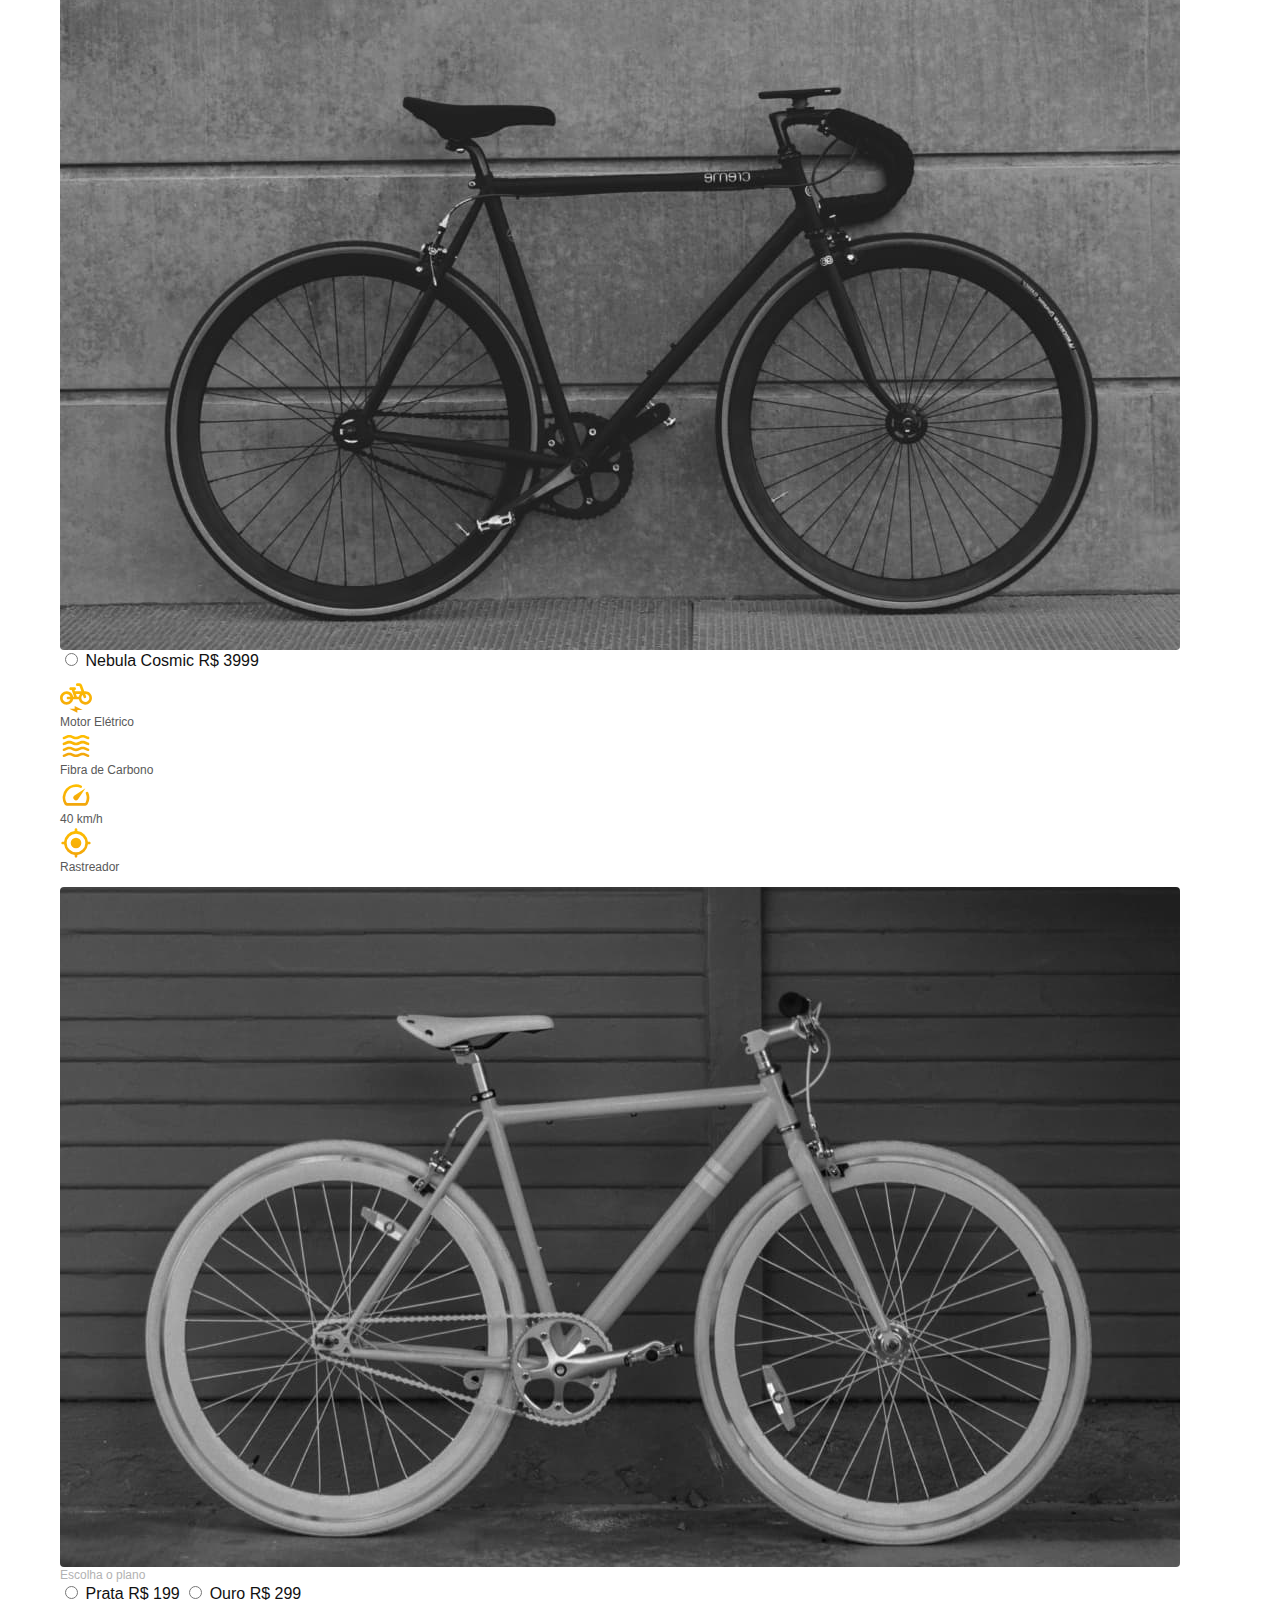
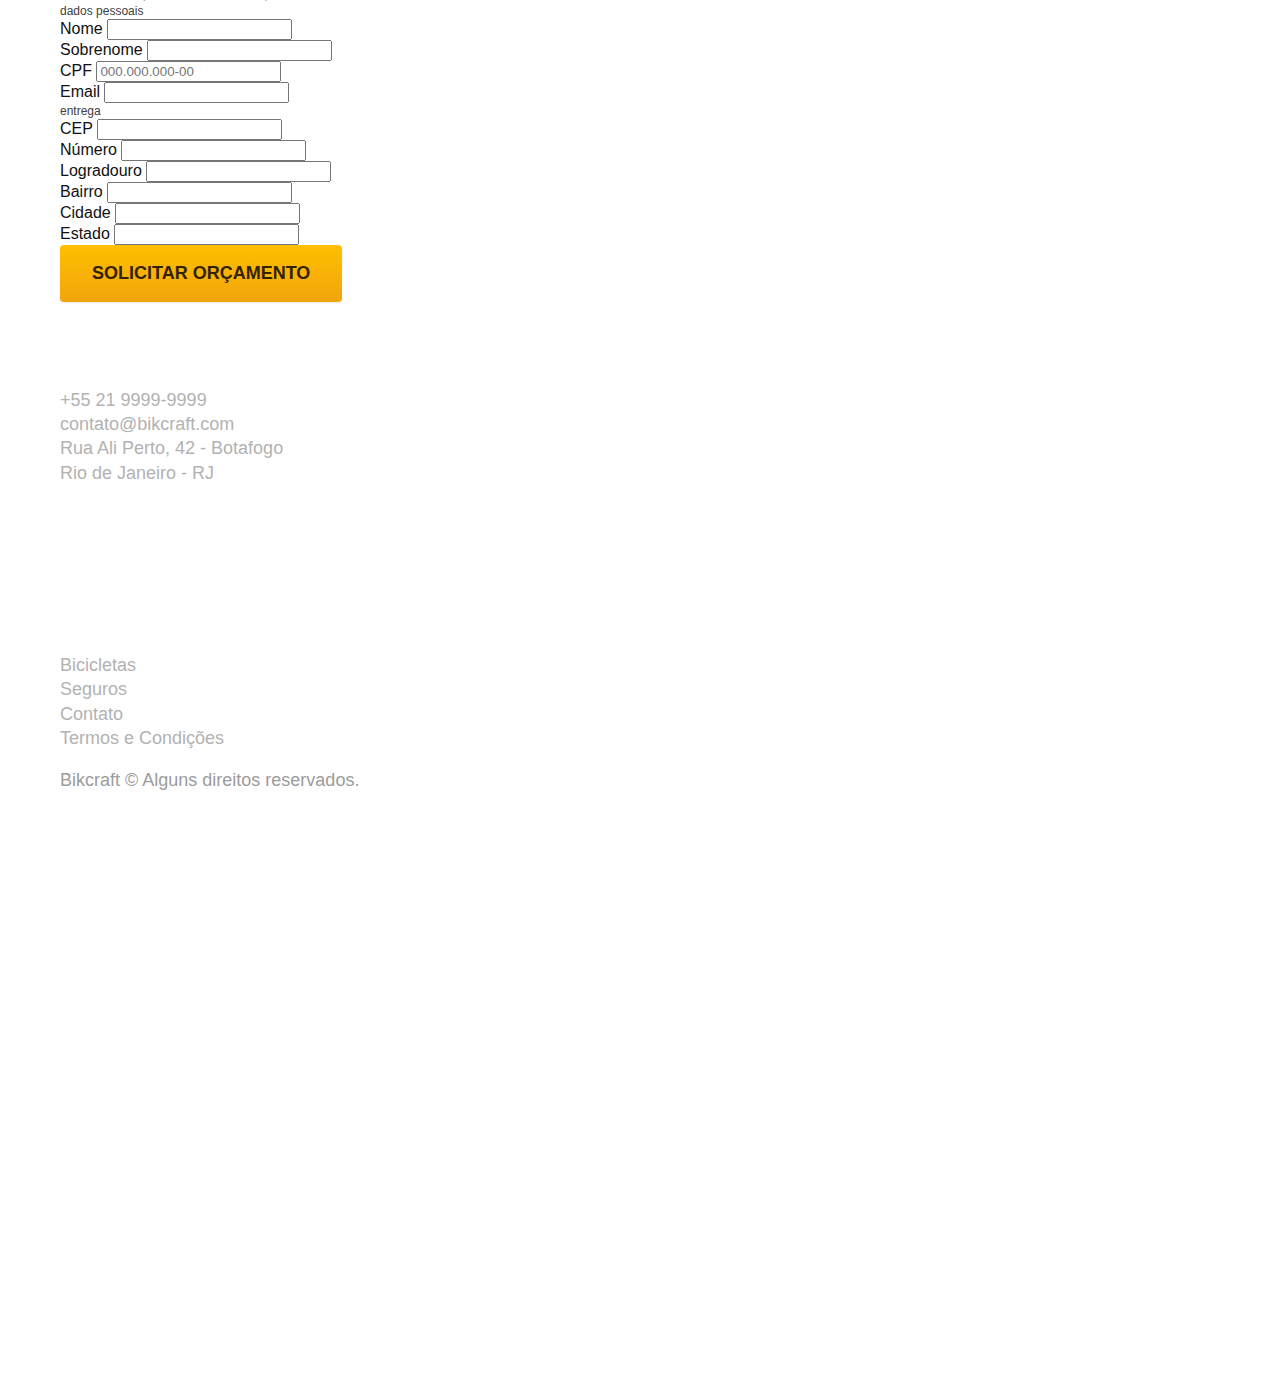
<file: orcamento.html>
<!DOCTYPE html>
<html lang="pt-br">

<head>
  <meta charset="UTF-8">
  <meta name="viewport" content="width=device-width, initial-scale=1.0">

  <title>Orçamento | Bikcraft</title>
  <meta name="description" content="Orçamento.">

  <link rel="stylesheet" href="./css/style.css">
</head>

<body id="orcamento">
  <header class="header-bg">
    <div class="header container">
      <a href="./">
        <img src="./img/bikcraft.svg" alt="Bikcraft">
      </a>

      <nav aria-label="primaria">
        <ul class="header-menu font-1-m cor-0">
          <li><a href="./bicicletas.html">Bicicletas</a></li>
          <li><a href="./seguros.html">Seguros</a></li>
          <li><a href="./contato.html">Contato</a></li>
        </ul>
      </nav>
    </div>
  </header>

  <main>
    <div class="titulo-bg">
      <div class="titulo container">
        <p class="font-2-l-b cor-5">Cotações no seu email</p>
        <h1 class="font-1-xxl cor-0">solicite um orçamento<span class="cor-p1">.</span></h1>
      </div>
    </div>

    <form class="orcamento container" action="./orcamento.html">
      <div class="orcamento-produto">
        <h2 class="font-1-xs cor-5">Bikcraft ou Seguro?</h2>

        <input type="radio" name="tipo" value="bikcraft" id="bikcraft">
        <label for="bikcraft">Bikcraft</label>

        <input type="radio" name="tipo" value="seguro" id="seguro">
        <label for="seguro">Seguro</label>

        <div class="orcamento-conteudo" id="orcamento-bikcraft">
          <h2 class="font-1-xs cor-5">Escolha a sua</h2>

          <input type="radio" name="produto" value="nimbus" id="nimbus">
          <label for="nimbus">Nimbus Stark <span>R$ 4999</span></label>
          <div class="orcamento-detalhes">
            <ul class="font-1-xs cor-8">
              <li><img src="./img/icones/eletrica.svg" alt=""> Motor Elétrico</li>
              <li><img src="./img/icones/carbono.svg" alt=""> Fibra de Carbono</li>
              <li><img src="./img/icones/velocidade.svg" alt=""> 50 km/h</li>
              <li><img src="./img/icones/rastreador.svg" alt=""> Rastreador</li>
            </ul>
            <img src="./img/bicicletas/nimbus.jpg" alt="Bicicleta preta">
          </div>

          <input type="radio" name="produto" value="magic" id="magic">
          <label for="magic">Magic Might <span>R$ 2499</span></label>
          <div class="orcamento-detalhes">
            <ul class="font-1-xs cor-8">
              <li><img src="./img/icones/eletrica.svg" alt=""> Motor Elétrico</li>
              <li><img src="./img/icones/carbono.svg" alt=""> Fibra de Carbono</li>
              <li><img src="./img/icones/velocidade.svg" alt=""> 45 km/h</li>
              <li><img src="./img/icones/rastreador.svg" alt=""> Rastreador</li>
            </ul>
            <img src="./img/bicicletas/magic.jpg" alt="Bicicleta preta">
          </div>

          <input type="radio" name="produto" value="nebula" id="nebula">
          <label for="nebula">Nebula Cosmic <span>R$ 3999</span></label>
          <div class="orcamento-detalhes">
            <ul class="font-1-xs cor-8">
              <li><img src="./img/icones/eletrica.svg" alt=""> Motor Elétrico</li>
              <li><img src="./img/icones/carbono.svg" alt=""> Fibra de Carbono</li>
              <li><img src="./img/icones/velocidade.svg" alt=""> 40 km/h</li>
              <li><img src="./img/icones/rastreador.svg" alt=""> Rastreador</li>
            </ul>
            <img src="./img/bicicletas/nebula.jpg" alt="Bicicleta branca">
          </div>

        </div>

        <div class="orcamento-conteudo" id="orcamento-seguro">
          <h2 class="font-1-xs cor-5">Escolha o plano</h2>

          <input type="radio" name="produto" value="prata" id="prata">
          <label for="prata">Prata <span>R$ 199</span></label>

          <input type="radio" name="produto" value="ouro" id="ouro">
          <label for="ouro">Ouro <span>R$ 299</span></label>
        </div>
      </div>
      <div class="orcamento-dados form">
        <h2 class="font-1-xs cor-9 col-2">dados pessoais</h2>
        <div>
          <label for="nome">Nome</label>
          <input type="text" id="nome" name="nome">
        </div>
        <div>
          <label for="sobrenome">Sobrenome</label>
          <input type="text" id="sobrenome" name="sobrenome">
        </div>
        <div class="col-2">
          <label for="cpf">CPF</label>
          <input type="text" id="cpf" name="cpf" placeholder="000.000.000-00">
        </div>
        <div class="col-2">
          <label for="email">Email</label>
          <input type="email" id="email" name="email">
        </div>
        <h2 class="font-1-xs cor-9 col-2">entrega</h2>
        <div>
          <label for="cep">CEP</label>
          <input type="text" id="cep" name="cep">
        </div>
        <div>
          <label for="numero">Número</label>
          <input type="text" id="numero" name="numero">
        </div>
        <div>
          <label for="logradouro">Logradouro</label>
          <input type="text" id="logradouro" name="logradouro">
        </div>
        <div>
          <label for="bairro">Bairro</label>
          <input type="text" id="bairro" name="bairro">
        </div>
        <div>
          <label for="cidade">Cidade</label>
          <input type="text" id="cidade" name="cidade">
        </div>
        <div>
          <label for="estado">Estado</label>
          <input type="text" id="estado" name="estado">
        </div>
        <button class="botao col-2">Solicitar Orçamento</button>
      </div>
    </form>
  </main>

  <footer class="footer-bg">
    <div class="footer container">
      <img src="./img/bikcraft.svg" alt="Bikcraft">
      <div class="footer-contato">
        <h3 class="font-2-l-b cor-0">Contato</h3>
        <ul class="font-2-m cor-5">
          <li><a href="tel:+552199999999">+55 21 9999-9999</a></li>
          <li><a href="mailto:contato@bikcraft.com">contato@bikcraft.com</a></li>
          <li>Rua Ali Perto, 42 - Botafogo</li>
          <li>Rio de Janeiro - RJ</li>
        </ul>
        <div class="footer-redes">
          <a href="./">
            <img src="./img/redes/instagram.svg" alt="Instagram">
          </a>
          <a href="./">
            <img src="./img/redes/facebook.svg" alt="Facebook">
          </a>
          <a href="./">
            <img src="./img/redes/youtube.svg" alt="Youtube">
          </a>
        </div>
      </div>
      <div class="footer-informacoes">
        <h3 class="font-2-l-b cor-0">Informações</h3>
        <nav>
          <ul class="font-1-m cor-5">
            <li><a href="./bicicletas.html">Bicicletas</a></li>
            <li><a href="./seguros.html">Seguros</a></li>
            <li><a href="./contato.html">Contato</a></li>
            <li><a href="./termos.html">Termos e Condições</a></li>
          </ul>
        </nav>
      </div>
      <p class="footer-copy font-2-m cor-6">Bikcraft © Alguns direitos reservados.</p>
    </div>
  </footer>
</body>

</html>
</file>
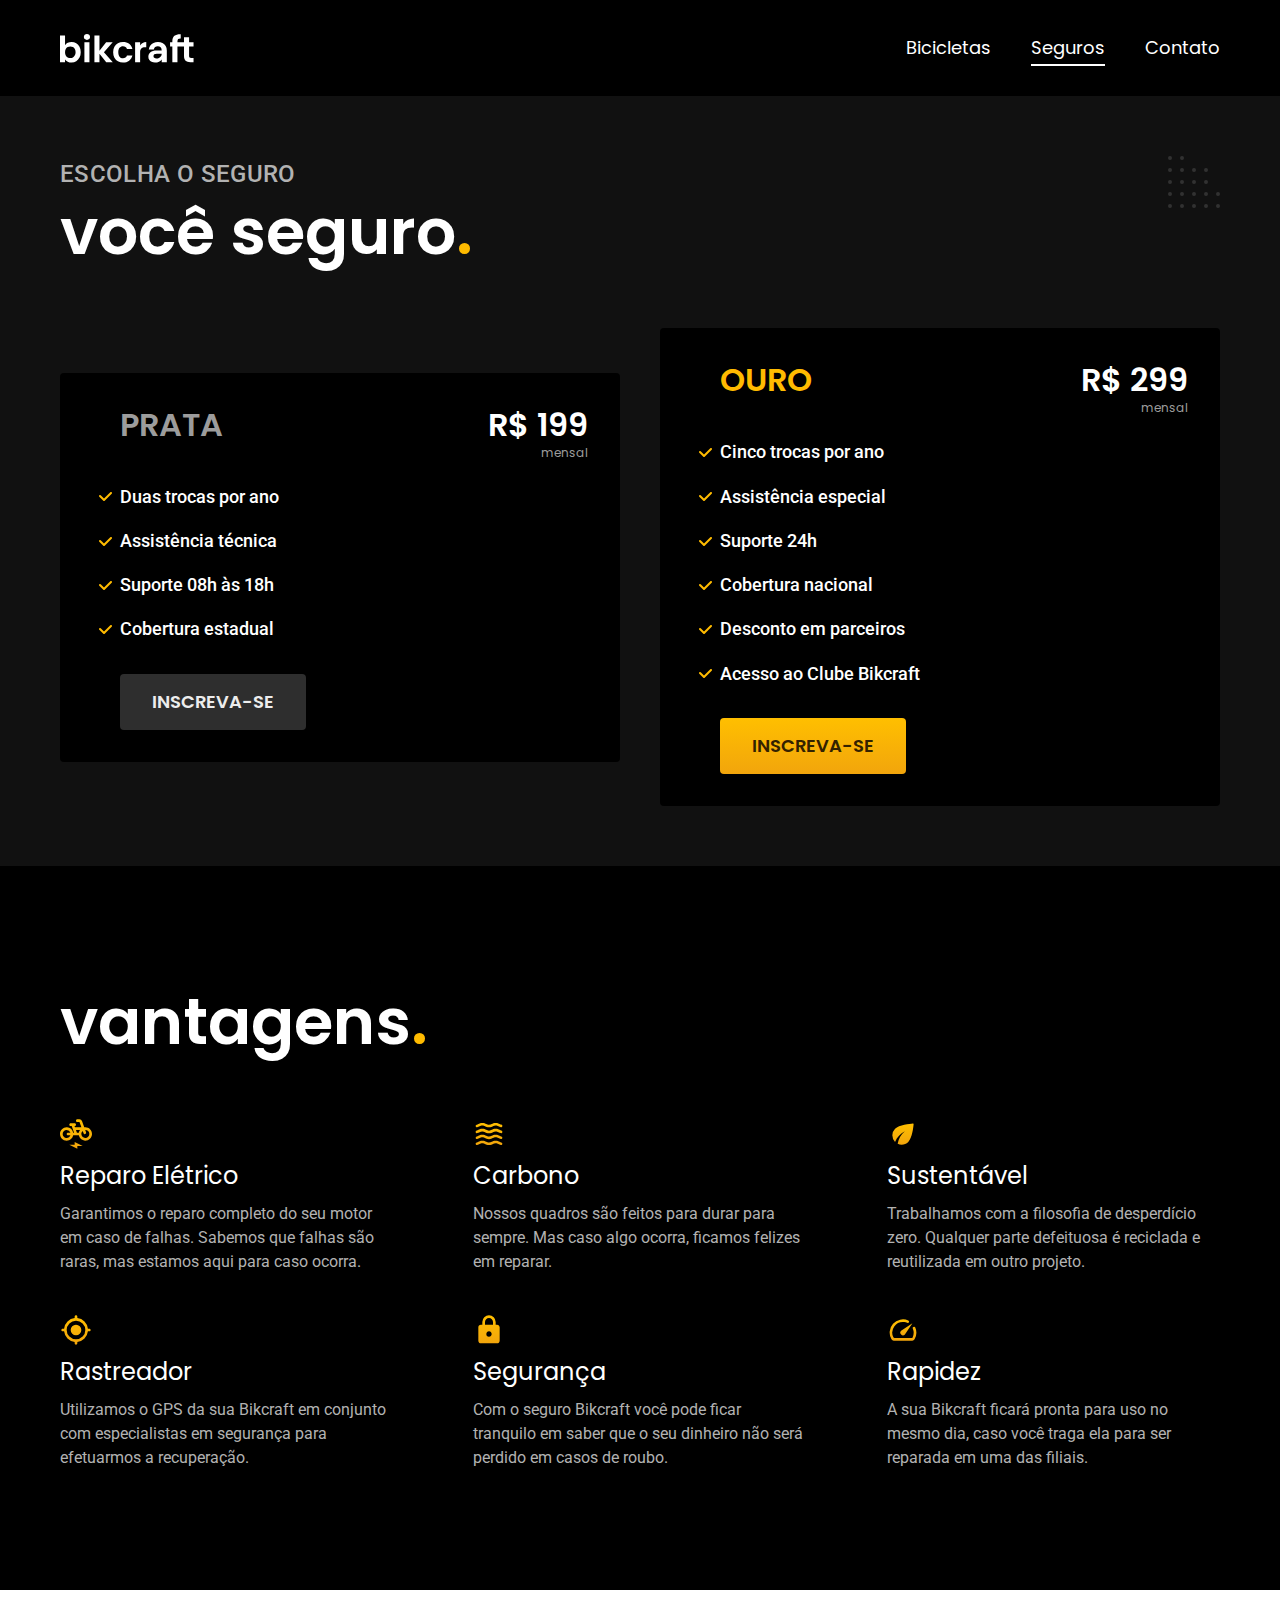
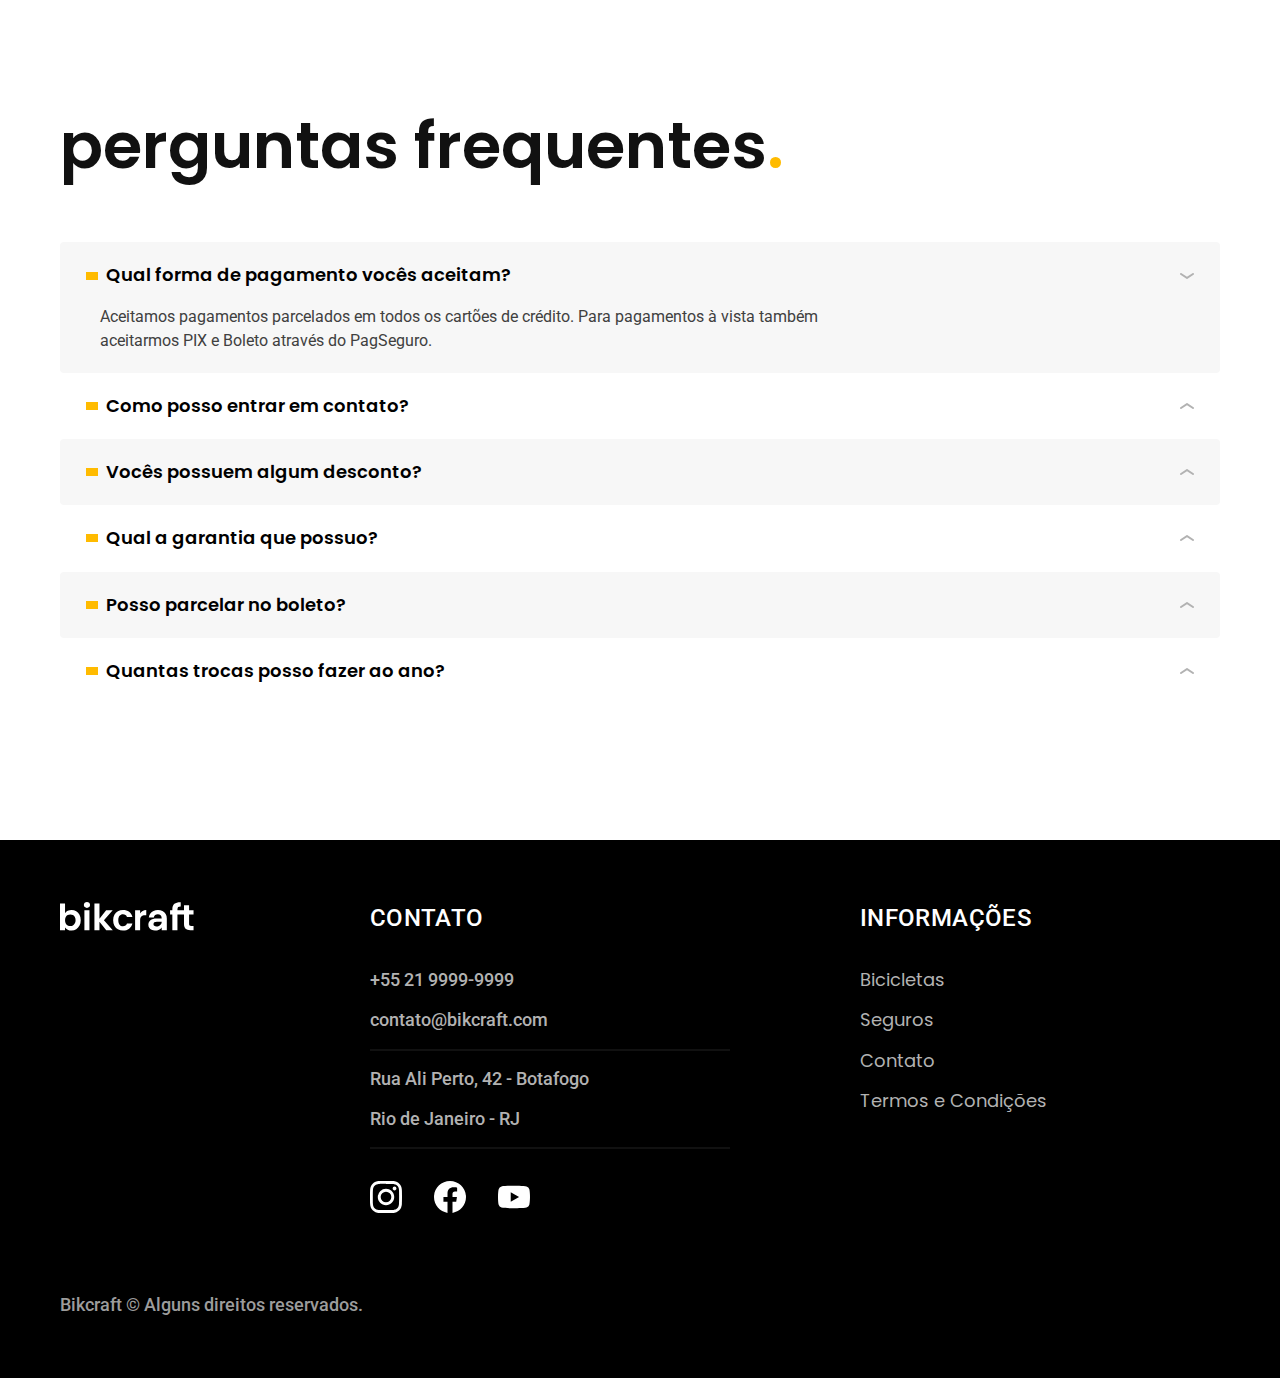
<file: seguros.html>
<!DOCTYPE html>
<html lang="pt-br">

<head>
  <meta charset="UTF-8">
  <meta name="viewport" content="width=device-width, initial-scale=1.0">

  <title>Seguros | Bikcraft</title>
  <meta name="description" content="Seguros.">

  <link rel="icon" href="./favicon.svg" type="image/svg+xml">
  <link rel="preload" href="./css/style.min.css" as="style">
  <link rel="stylesheet" href="./css/style.min.css">
  <script>document.documentElement.classList.add('js');</script>

  <link rel="preconnect" href="https://fonts.googleapis.com">
  <link rel="preconnect" href="https://fonts.gstatic.com" crossorigin>
  <link href="https://fonts.googleapis.com/css2?family=Merriweather:ital,wght@1,900&family=Poppins:wght@400;600&family=Roboto:wght@400;500&display=swap" rel="stylesheet">
</head>

<body id="seguros">
  <header class="header-bg">
    <div class="header container">
      <a href="./">
        <img src="./img/bikcraft.svg" alt="Bikcraft">
      </a>

      <nav aria-label="primaria">
        <ul class="header-menu font-1-m cor-0">
          <li><a href="./bicicletas.html">Bicicletas</a></li>
          <li><a href="./seguros.html">Seguros</a></li>
          <li><a href="./contato.html">Contato</a></li>
        </ul>
      </nav>
    </div>
  </header>

  <main class="seguros-bg">
    <div class="titulo-bg">
      <div class="titulo container">
        <p class="font-2-l-b cor-5">Escolha o seguro</p>
        <h1 class="font-1-xxl cor-0">você seguro<span class="cor-p1">.</span></h1>
      </div>
    </div>

    <div class="seguros container">

      <div class="seguros-item fadeInLeft" data-anime="200">
        <h3 class="font-1-xl cor-6">PRATA</h3>
        <span class="font-1-xl cor-0">R$ 199 <span class="font-1-xs cor-6">mensal</span></span>
        <ul class="font-2-m cor-0">
          <li>Duas trocas por ano</li>
          <li>Assistência técnica</li>
          <li>Suporte 08h às 18h</li>
          <li>Cobertura estadual</li>
        </ul>
        <a class="botao secundario" href="./orcamento.html?tipo=seguro&produto=prata">Inscreva-se</a>
      </div>

      <div class="seguros-item fadeInRight" data-anime="400">
        <h3 class="font-1-xl cor-p1">OURO</h3>
        <span class="font-1-xl cor-0">R$ 299 <span class="font-1-xs cor-6">mensal</span></span>
        <ul class="font-2-m cor-0">
          <li>Cinco trocas por ano</li>
          <li>Assistência especial</li>
          <li>Suporte 24h</li>
          <li>Cobertura nacional</li>
          <li>Desconto em parceiros</li>
          <li>Acesso ao Clube Bikcraft</li>
        </ul>
        <a class="botao" href="./orcamento.html?tipo=seguro&produto=ouro">Inscreva-se</a>
      </div>
    </div>
  </main>

  <article class="vantagens-bg">
    <div class="vantagens container">
      <h2 class="font-1-xxl cor-0">vantagens<span class="cor-p1">.</span></h2>
      <ul>
        <li>
          <img src="./img/icones/eletrica.svg" alt="">
          <h3 class="font-1-l cor-0">Reparo Elétrico</h3>
          <p class="font-2-s cor-5">Garantimos o reparo completo do seu motor em caso de falhas. Sabemos que falhas são raras, mas estamos aqui para caso ocorra.</p>
        </li>
        <li>
          <img src="./img/icones/carbono.svg" alt="">
          <h3 class="font-1-l cor-0">Carbono</h3>
          <p class="font-2-s cor-5">Nossos quadros são feitos para durar para sempre. Mas caso algo ocorra, ficamos felizes em reparar.</p>
        </li>
        <li>
          <img src="./img/icones/sustentavel.svg" alt="">
          <h3 class="font-1-l cor-0">Sustentável</h3>
          <p class="font-2-s cor-5">Trabalhamos com a filosofia de desperdício zero. Qualquer parte defeituosa é reciclada e reutilizada em outro projeto.</p>
        </li>
        <li>
          <img src="./img/icones/rastreador.svg" alt="">
          <h3 class="font-1-l cor-0">Rastreador</h3>
          <p class="font-2-s cor-5">Utilizamos o GPS da sua Bikcraft em conjunto com especialistas em segurança para efetuarmos a recuperação.</p>
        </li>
        <li>
          <img src="./img/icones/seguro.svg" alt="">
          <h3 class="font-1-l cor-0">Segurança</h3>
          <p class="font-2-s cor-5">Com o seguro Bikcraft você pode ficar tranquilo em saber que o seu dinheiro não será perdido em casos de roubo.</p>
        </li>
        <li>
          <img src="./img/icones/velocidade.svg" alt="">
          <h3 class="font-1-l cor-0">Rapidez</h3>
          <p class="font-2-s cor-5">A sua Bikcraft ficará pronta para uso no mesmo dia, caso você traga ela para ser reparada em uma das filiais.</p>
        </li>
      </ul>
    </div>
  </article>

  <article class="perguntas container">
    <h2 class="font-1-xxl">perguntas frequentes<span class="cor-p1">.</span></h2>

    <dl>
      <div>
        <dt><button class="font-1-m-b" aria-controls="pergunta1" aria-expanded="true">Qual forma de pagamento vocês aceitam?</button></dt>
        <dd id="pergunta1" class="font-2-s cor-9 ativa">Aceitamos pagamentos parcelados em todos os cartões de crédito. Para pagamentos à vista também aceitarmos PIX e Boleto através do PagSeguro.</dd>
      </div>
      <div>
        <dt><button class="font-1-m-b" aria-controls="pergunta2" aria-expanded="false">Como posso entrar em contato?</button></dt>
        <dd id="pergunta2" class="font-2-s cor-9">Aceitamos pagamentos parcelados em todos os cartões de crédito. Para pagamentos à vista também aceitarmos PIX e Boleto através do PagSeguro.</dd>
      </div>
      <div>
        <dt><button class="font-1-m-b" aria-controls="pergunta3" aria-expanded="false">Vocês possuem algum desconto?</button></dt>
        <dd id="pergunta3" class="font-2-s cor-9">Aceitamos pagamentos parcelados em todos os cartões de crédito. Para pagamentos à vista também aceitarmos PIX e Boleto através do PagSeguro.</dd>
      </div>
      <div>
        <dt><button class="font-1-m-b" aria-controls="pergunta4" aria-expanded="false">Qual a garantia que possuo?</button></dt>
        <dd id="pergunta4" class="font-2-s cor-9">Aceitamos pagamentos parcelados em todos os cartões de crédito. Para pagamentos à vista também aceitarmos PIX e Boleto através do PagSeguro.</dd>
      </div>
      <div>
        <dt><button class="font-1-m-b" aria-controls="pergunta5" aria-expanded="false">Posso parcelar no boleto?</button></dt>
        <dd id="pergunta5" class="font-2-s cor-9">Aceitamos pagamentos parcelados em todos os cartões de crédito. Para pagamentos à vista também aceitarmos PIX e Boleto através do PagSeguro.</dd>
      </div>
      <div>
        <dt><button class="font-1-m-b" aria-controls="pergunta6" aria-expanded="false">Quantas trocas posso fazer ao ano?</button></dt>
        <dd id="pergunta6" class="font-2-s cor-9">Aceitamos pagamentos parcelados em todos os cartões de crédito. Para pagamentos à vista também aceitarmos PIX e Boleto através do PagSeguro.</dd>
      </div>
    </dl>
  </article>

  <footer class="footer-bg">
    <div class="footer container">
      <img src="./img/bikcraft.svg" alt="Bikcraft">
      <div class="footer-contato">
        <h3 class="font-2-l-b cor-0">Contato</h3>
        <ul class="font-2-m cor-5">
          <li><a href="tel:+552199999999">+55 21 9999-9999</a></li>
          <li><a href="mailto:contato@bikcraft.com">contato@bikcraft.com</a></li>
          <li>Rua Ali Perto, 42 - Botafogo</li>
          <li>Rio de Janeiro - RJ</li>
        </ul>
        <div class="footer-redes">
          <a href="./">
            <img src="./img/redes/instagram.svg" alt="Instagram">
          </a>
          <a href="./">
            <img src="./img/redes/facebook.svg" alt="Facebook">
          </a>
          <a href="./">
            <img src="./img/redes/youtube.svg" alt="Youtube">
          </a>
        </div>
      </div>
      <div class="footer-informacoes">
        <h3 class="font-2-l-b cor-0">Informações</h3>
        <nav>
          <ul class="font-1-m cor-5">
            <li><a href="./bicicletas.html">Bicicletas</a></li>
            <li><a href="./seguros.html">Seguros</a></li>
            <li><a href="./contato.html">Contato</a></li>
            <li><a href="./termos.html">Termos e Condições</a></li>
          </ul>
        </nav>
      </div>
      <p class="footer-copy font-2-m cor-6">Bikcraft © Alguns direitos reservados.</p>
    </div>
  </footer>

  <script src="./js/plugins/simple-anime.js"></script>
  <script src="./js/script.js"></script>
</body>

</html>
</file>
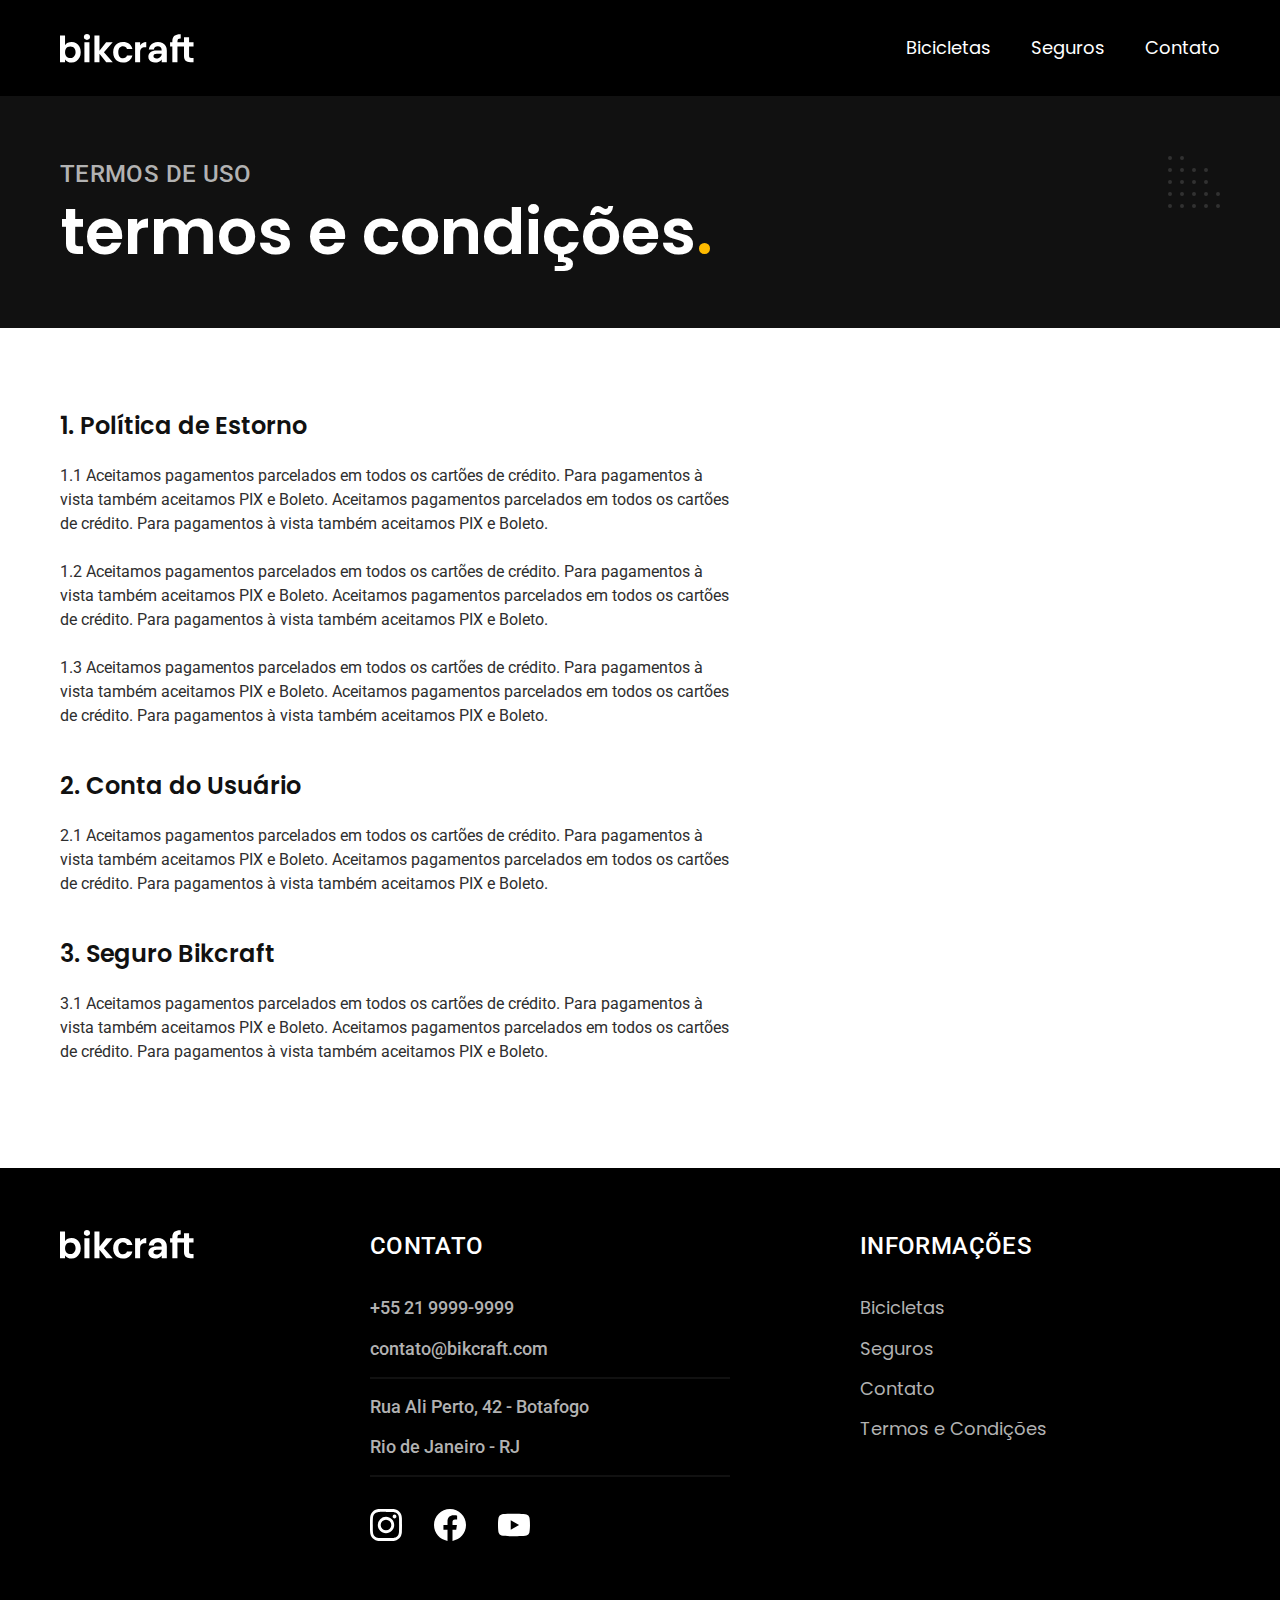
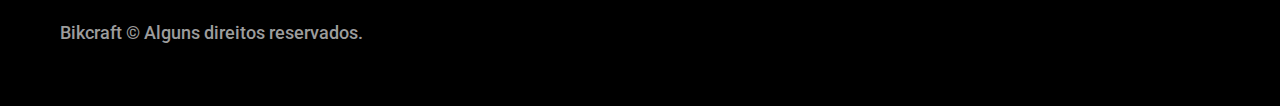
<file: termos.html>
<!DOCTYPE html>
<html lang="pt-br">

<head>
  <meta charset="UTF-8">
  <meta name="viewport" content="width=device-width, initial-scale=1.0">

  <title>Termos e Condições | Bikcraft</title>
  <meta name="description" content="Termos e condições.">

  <link rel="icon" href="./favicon.svg" type="image/svg+xml">
  <link rel="preload" href="./css/style.min.css" as="style">
  <link rel="stylesheet" href="./css/style.min.css">
  <script>document.documentElement.classList.add('js');</script>

  <link rel="preconnect" href="https://fonts.googleapis.com">
  <link rel="preconnect" href="https://fonts.gstatic.com" crossorigin>
  <link href="https://fonts.googleapis.com/css2?family=Merriweather:ital,wght@1,900&family=Poppins:wght@400;600&family=Roboto:wght@400;500&display=swap" rel="stylesheet">
</head>

<body id="termos">
  <header class="header-bg">
    <div class="header container">
      <a href="./">
        <img src="./img/bikcraft.svg" alt="Bikcraft">
      </a>

      <nav aria-label="primaria">
        <ul class="header-menu font-1-m cor-0">
          <li><a href="./bicicletas.html">Bicicletas</a></li>
          <li><a href="./seguros.html">Seguros</a></li>
          <li><a href="./contato.html">Contato</a></li>
        </ul>
      </nav>
    </div>
  </header>

  <main>
    <div class="titulo-bg">
      <div class="titulo container">
        <p class="font-2-l-b cor-5">Termos de uso</p>
        <h1 class="font-1-xxl cor-0">termos e condições<span class="cor-p1">.</span></h1>
      </div>
    </div>

    <div class="termos font-2-s cor-10 container">
      <h2 class="font-1-l cor-11">1. Política de Estorno</h2>
      <p>1.1 Aceitamos pagamentos parcelados em todos os cartões de crédito. Para pagamentos à vista também aceitamos PIX e Boleto. Aceitamos pagamentos parcelados em todos os cartões de crédito. Para pagamentos à vista também aceitamos PIX e Boleto.</p>
      <p>1.2 Aceitamos pagamentos parcelados em todos os cartões de crédito. Para pagamentos à vista também aceitamos PIX e Boleto. Aceitamos pagamentos parcelados em todos os cartões de crédito. Para pagamentos à vista também aceitamos PIX e Boleto.</p>
      <p>1.3 Aceitamos pagamentos parcelados em todos os cartões de crédito. Para pagamentos à vista também aceitamos PIX e Boleto. Aceitamos pagamentos parcelados em todos os cartões de crédito. Para pagamentos à vista também aceitamos PIX e Boleto.</p>
      <h2 class="font-1-l cor-11">2. Conta do Usuário</h2>
      <p>2.1 Aceitamos pagamentos parcelados em todos os cartões de crédito. Para pagamentos à vista também aceitamos PIX e Boleto. Aceitamos pagamentos parcelados em todos os cartões de crédito. Para pagamentos à vista também aceitamos PIX e Boleto.</p>
      <h2 class="font-1-l cor-11">3. Seguro Bikcraft</h2>
      <p>3.1 Aceitamos pagamentos parcelados em todos os cartões de crédito. Para pagamentos à vista também aceitamos PIX e Boleto. Aceitamos pagamentos parcelados em todos os cartões de crédito. Para pagamentos à vista também aceitamos PIX e Boleto.</p>
    </div>
  </main>

  <footer class="footer-bg">
    <div class="footer container">
      <img src="./img/bikcraft.svg" alt="Bikcraft">
      <div class="footer-contato">
        <h3 class="font-2-l-b cor-0">Contato</h3>
        <ul class="font-2-m cor-5">
          <li><a href="tel:+552199999999">+55 21 9999-9999</a></li>
          <li><a href="mailto:contato@bikcraft.com">contato@bikcraft.com</a></li>
          <li>Rua Ali Perto, 42 - Botafogo</li>
          <li>Rio de Janeiro - RJ</li>
        </ul>
        <div class="footer-redes">
          <a href="./">
            <img src="./img/redes/instagram.svg" alt="Instagram">
          </a>
          <a href="./">
            <img src="./img/redes/facebook.svg" alt="Facebook">
          </a>
          <a href="./">
            <img src="./img/redes/youtube.svg" alt="Youtube">
          </a>
        </div>
      </div>
      <div class="footer-informacoes">
        <h3 class="font-2-l-b cor-0">Informações</h3>
        <nav>
          <ul class="font-1-m cor-5">
            <li><a href="./bicicletas.html">Bicicletas</a></li>
            <li><a href="./seguros.html">Seguros</a></li>
            <li><a href="./contato.html">Contato</a></li>
            <li><a href="./termos.html">Termos e Condições</a></li>
          </ul>
        </nav>
      </div>
      <p class="footer-copy font-2-m cor-6">Bikcraft © Alguns direitos reservados.</p>
    </div>
  </footer>
  <script src="./js/script.js"></script>
</body>

</html>
</file>
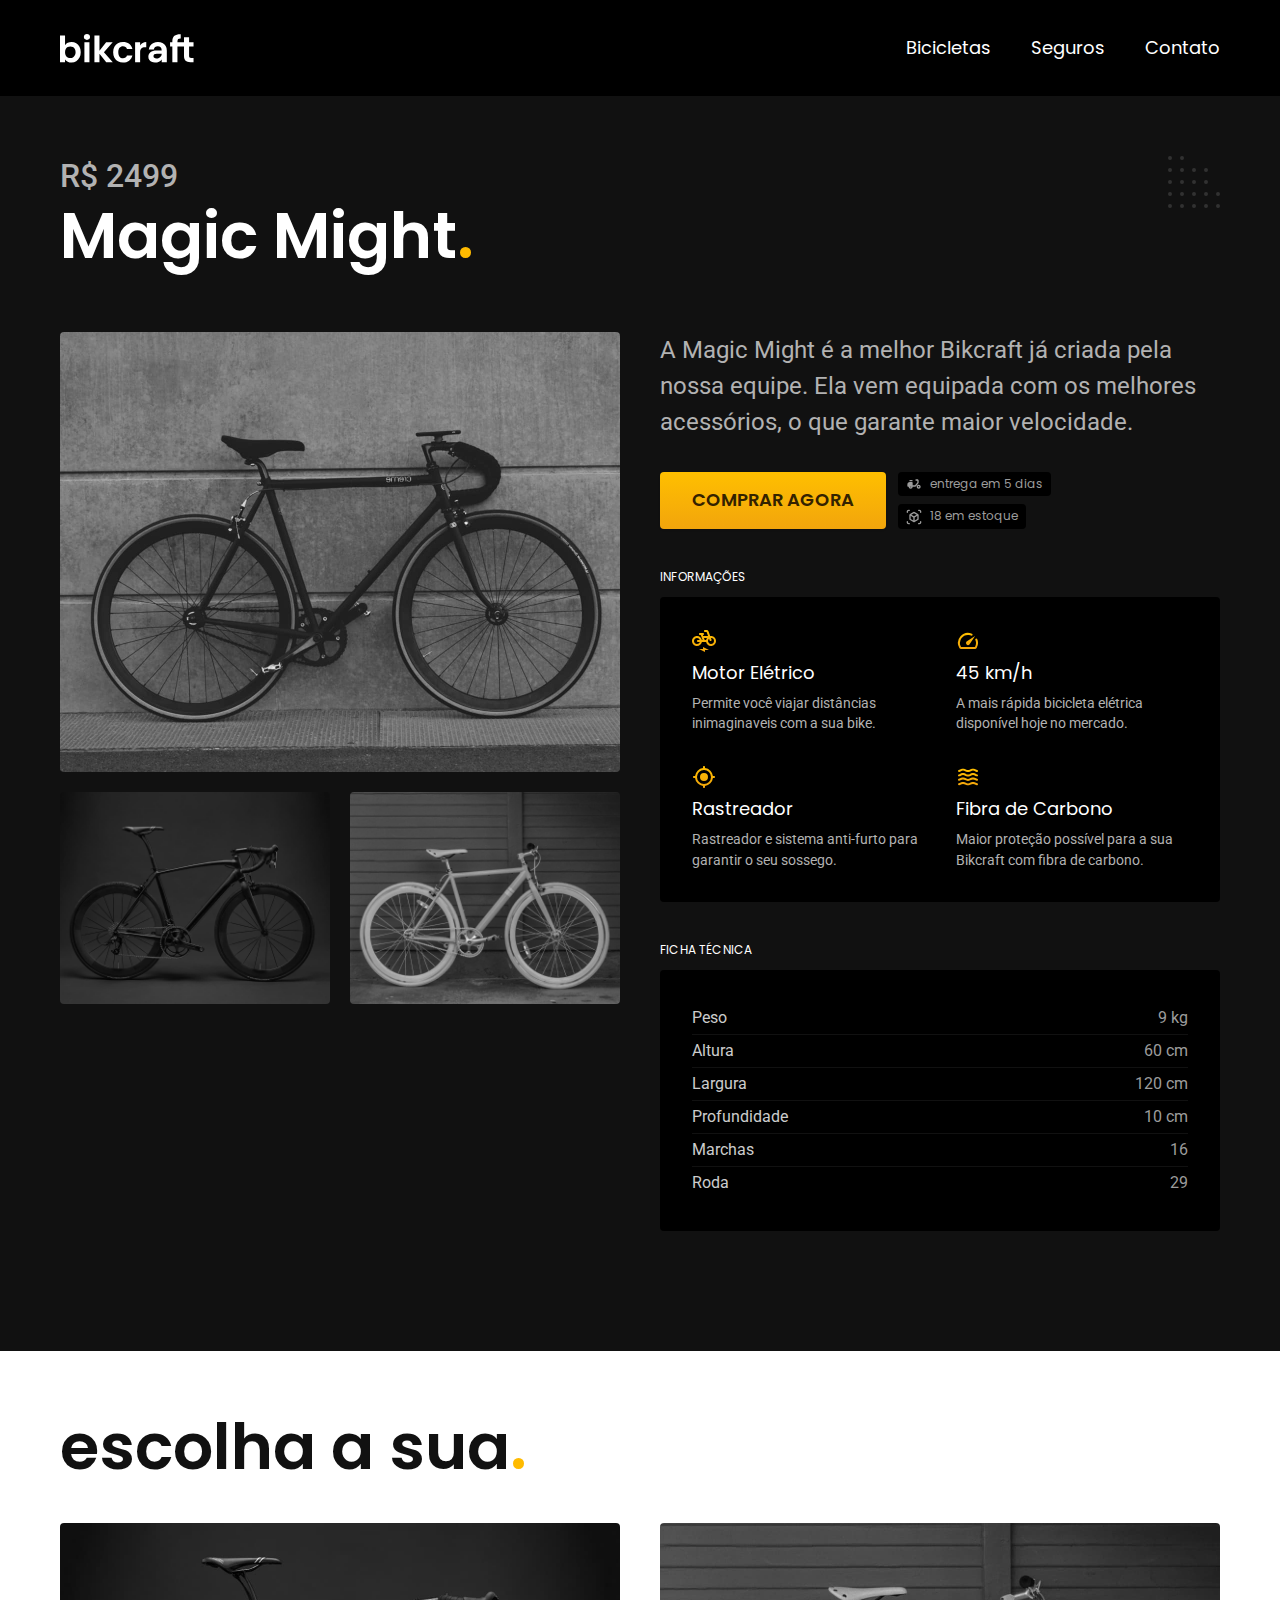
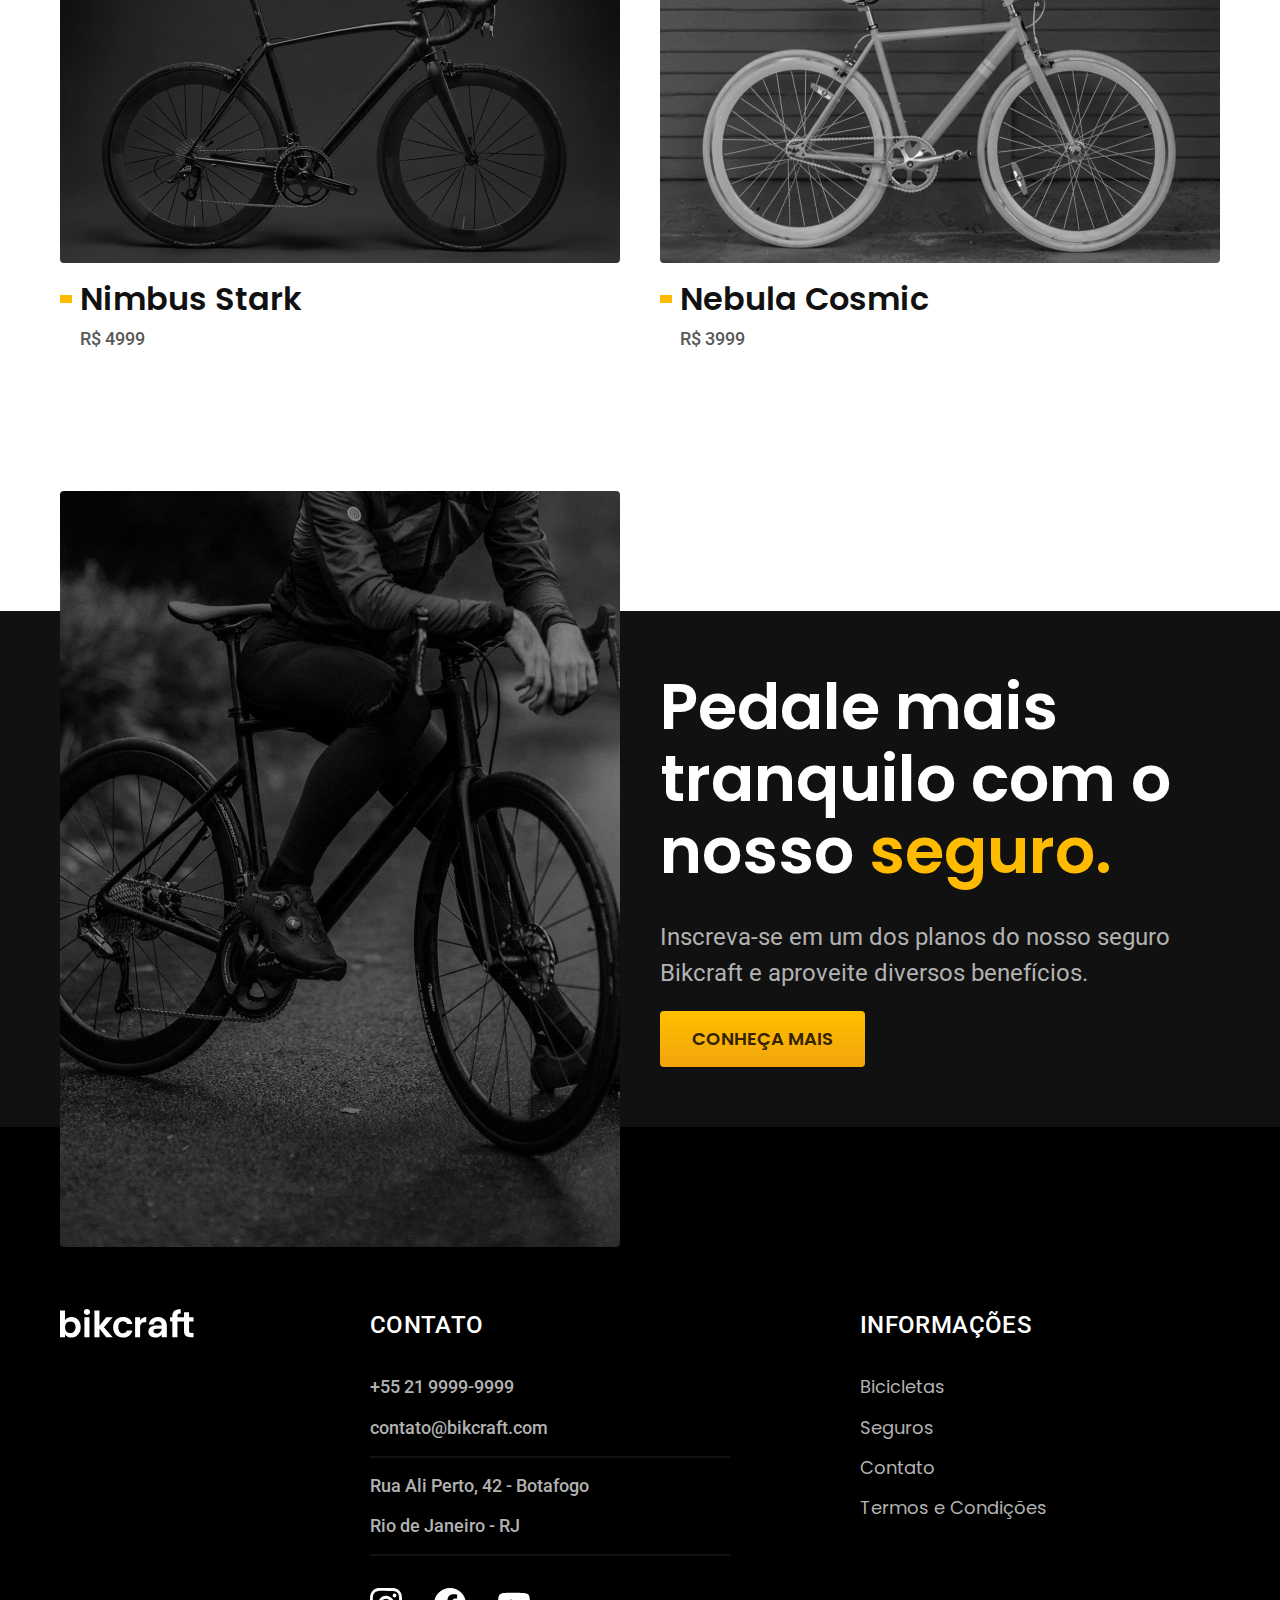
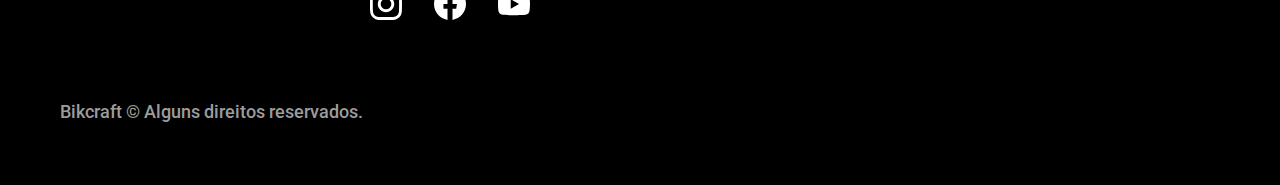
<file: bicicletas/magic.html>
<!DOCTYPE html>
<html lang="pt-br">

<head>
  <meta charset="UTF-8">
  <meta name="viewport" content="width=device-width, initial-scale=1.0">

  <title>Magic | Bikcraft</title>
  <meta name="description" content="Magic.">

  <link rel="icon" href="../favicon.svg" type="image/svg+xml">
  <link rel="preload" href="../css/style.min.css" as="style">
  <link rel="stylesheet" href="../css/style.min.css">
  <script>document.documentElement.classList.add('js');</script>

  <link rel="preconnect" href="https://fonts.googleapis.com">
  <link rel="preconnect" href="https://fonts.gstatic.com" crossorigin>
  <link href="https://fonts.googleapis.com/css2?family=Merriweather:ital,wght@1,900&family=Poppins:wght@400;600&family=Roboto:wght@400;500&display=swap" rel="stylesheet">
</head>

<body id="bicicleta">
  <header class="header-bg">
    <div class="header container">
      <a href="../">
        <img src="../img/bikcraft.svg" alt="Bikcraft">
      </a>

      <nav aria-label="primaria">
        <ul class="header-menu font-1-m cor-0">
          <li><a href="../bicicletas.html">Bicicletas</a></li>
          <li><a href="../seguros.html">Seguros</a></li>
          <li><a href="../contato.html">Contato</a></li>
        </ul>
      </nav>
    </div>
  </header>

  <main class="titulo-bg">
    <div>
      <div class="titulo container">
        <p class="font-2-xl cor-5">R$ 2499</p>
        <h1 class="font-1-xxl cor-0">Magic Might<span class="cor-p1">.</span></h1>
      </div>
    </div>
    <div class="bicicleta container">
      <div class="bicicleta-imagens">
        <img src="../img/bicicleta/nimbus2.jpg" alt="Bicicleta 1">
        <img src="../img/bicicleta/nimbus1.jpg" alt="Bicicleta 2">
        <img src="../img/bicicleta/nimbus3.jpg" alt="Bicicleta 3">
      </div>
      <div class="bicicleta-conteudo">
        <p class="font-2-l cor-5">A Magic Might é a melhor Bikcraft já criada pela nossa equipe. Ela vem equipada com os melhores acessórios, o que garante maior velocidade.</p>
        <div class="bicicleta-comprar">
          <a class="botao" href="../orcamento.html?tipo=bikcraft&produto=magic">Comprar Agora</a>
          <span class="font-1-xs cor-6"><img src="../img/icones/entrega.svg" alt=""> entrega em 5 dias</span>
          <span class="font-1-xs cor-6"><img src="../img/icones/estoque.svg" alt=""> 18 em estoque</span>
        </div>

        <h2 class="font-1-xs cor-0">Informações</h2>
        <ul class="bicicleta-informacoes">
          <li>
            <img src="../img/icones/eletrica.svg" alt="">
            <h3 class="font-1-m cor-0">Motor Elétrico</h3>
            <p class="font-2-xs cor-5">Permite você viajar distâncias inimaginaveis com a sua bike.</p>
          </li>
          <li>
            <img src="../img/icones/velocidade.svg" alt="">
            <h3 class="font-1-m cor-0">45 km/h</h3>
            <p class="font-2-xs cor-5">A mais rápida bicicleta elétrica disponível hoje no mercado.</p>
          </li>
          <li>
            <img src="../img/icones/rastreador.svg" alt="">
            <h3 class="font-1-m cor-0">Rastreador</h3>
            <p class="font-2-xs cor-5">Rastreador e sistema anti-furto para garantir o seu sossego.</p>
          </li>
          <li>
            <img src="../img/icones/carbono.svg" alt="">
            <h3 class="font-1-m cor-0">Fibra de Carbono</h3>
            <p class="font-2-xs cor-5">Maior proteção possível para a sua Bikcraft com fibra de carbono.</p>
          </li>
        </ul>
        <h2 class="font-1-xs cor-0">Ficha Técnica</h2>
        <ul class="bicicleta-ficha font-2-s cor-4">
          <li>Peso <span>9 kg</span></li>
          <li>Altura <span>60 cm</span></li>
          <li>Largura <span>120 cm</span></li>
          <li>Profundidade <span>10 cm</span></li>
          <li>Marchas <span>16</span></li>
          <li>Roda <span>29</span></li>
        </ul>
      </div>
    </div>
  </main>

  <article class="bicicletas-lista container">
    <h2 class="font-1-xxl">escolha a sua<span class="cor-p1">.</span></h2>

    <ul>
      <li>
        <a href="./nimbus.html">
          <img src="../img/bicicletas/nimbus.jpg" alt="Bicicleta preta">
          <h3 class="font-1-xl">Nimbus Stark</h3>
          <span class="font-2-m cor-8">R$ 4999</span>
        </a>
      </li>
      <li>
        <a href="./nebula.html">
          <img src="../img/bicicletas/nebula.jpg" alt="Bicicleta preta">
          <h3 class="font-1-xl">Nebula Cosmic</h3>
          <span class="font-2-m cor-8">R$ 3999</span>
        </a>
      </li>
    </ul>
  </article>

  <article class="seguro-bg">
    <div class="seguro container">
      <div class="seguro-imagem">
        <img src="../img/fotos/seguros.jpg" alt="Pessoa parada em cima de uma bicicleta.">
      </div>
      <div class="seguro-conteudo">
        <h2 class="font-1-xxl cor-0">Pedale mais tranquilo com o nosso <span class="cor-p1">seguro.</span></h2>
        <p class="font-2-l cor-5">Inscreva-se em um dos planos do nosso seguro Bikcraft e aproveite diversos benefícios.</p>
        <a class="botao" href="../seguros.html">Conheça Mais</a>
      </div>
    </div>
  </article>

  <footer class="footer-bg">
    <div class="footer container">
      <img src="../img/bikcraft.svg" alt="Bikcraft">
      <div class="footer-contato">
        <h3 class="font-2-l-b cor-0">Contato</h3>
        <ul class="font-2-m cor-5">
          <li><a href="tel:+552199999999">+55 21 9999-9999</a></li>
          <li><a href="mailto:contato@bikcraft.com">contato@bikcraft.com</a></li>
          <li>Rua Ali Perto, 42 - Botafogo</li>
          <li>Rio de Janeiro - RJ</li>
        </ul>
        <div class="footer-redes">
          <a href="../">
            <img src="../img/redes/instagram.svg" alt="Instagram">
          </a>
          <a href="../">
            <img src="../img/redes/facebook.svg" alt="Facebook">
          </a>
          <a href="../">
            <img src="../img/redes/youtube.svg" alt="Youtube">
          </a>
        </div>
      </div>
      <div class="footer-informacoes">
        <h3 class="font-2-l-b cor-0">Informações</h3>
        <nav>
          <ul class="font-1-m cor-5">
            <li><a href="../bicicletas.html">Bicicletas</a></li>
            <li><a href="../seguros.html">Seguros</a></li>
            <li><a href="../contato.html">Contato</a></li>
            <li><a href="../termos.html">Termos e Condições</a></li>
          </ul>
        </nav>
      </div>
      <p class="footer-copy font-2-m cor-6">Bikcraft © Alguns direitos reservados.</p>
    </div>
  </footer>
  <script src="../js/script.js"></script>
</body>

</html>
</file>
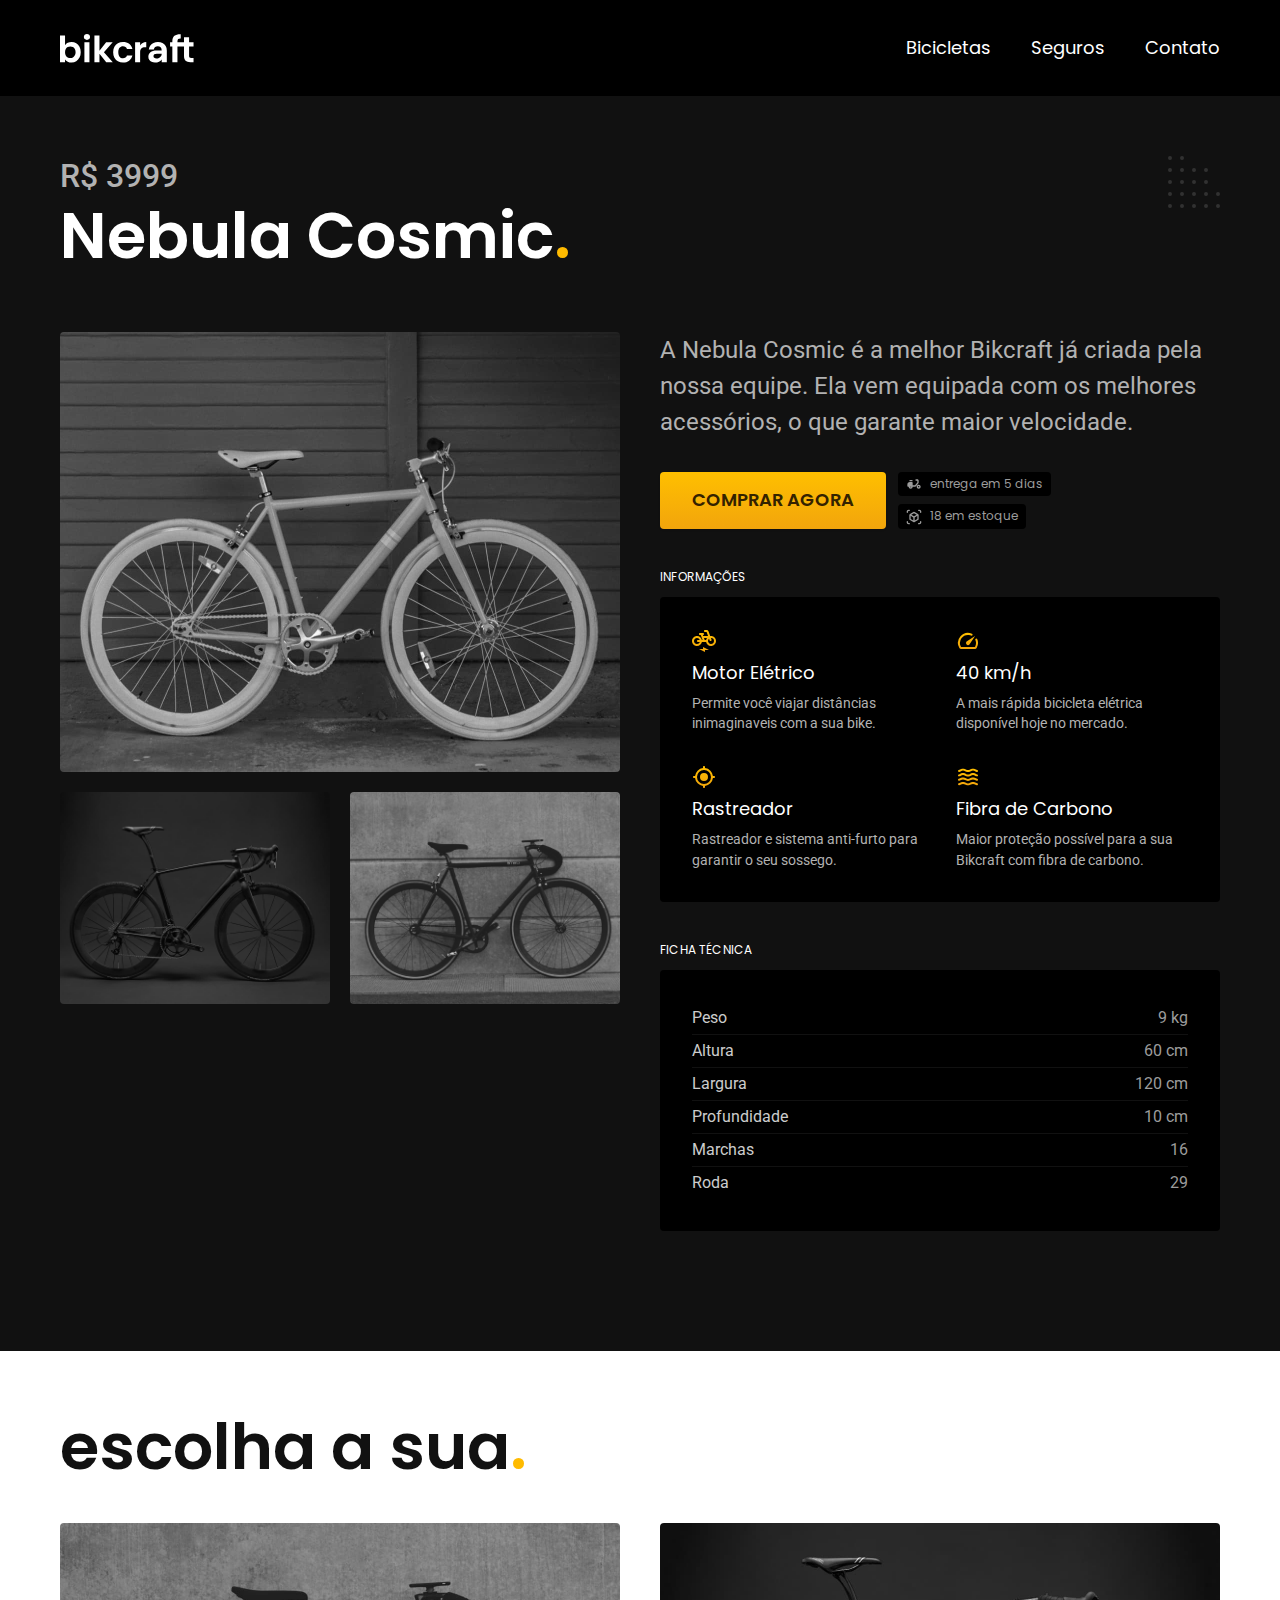
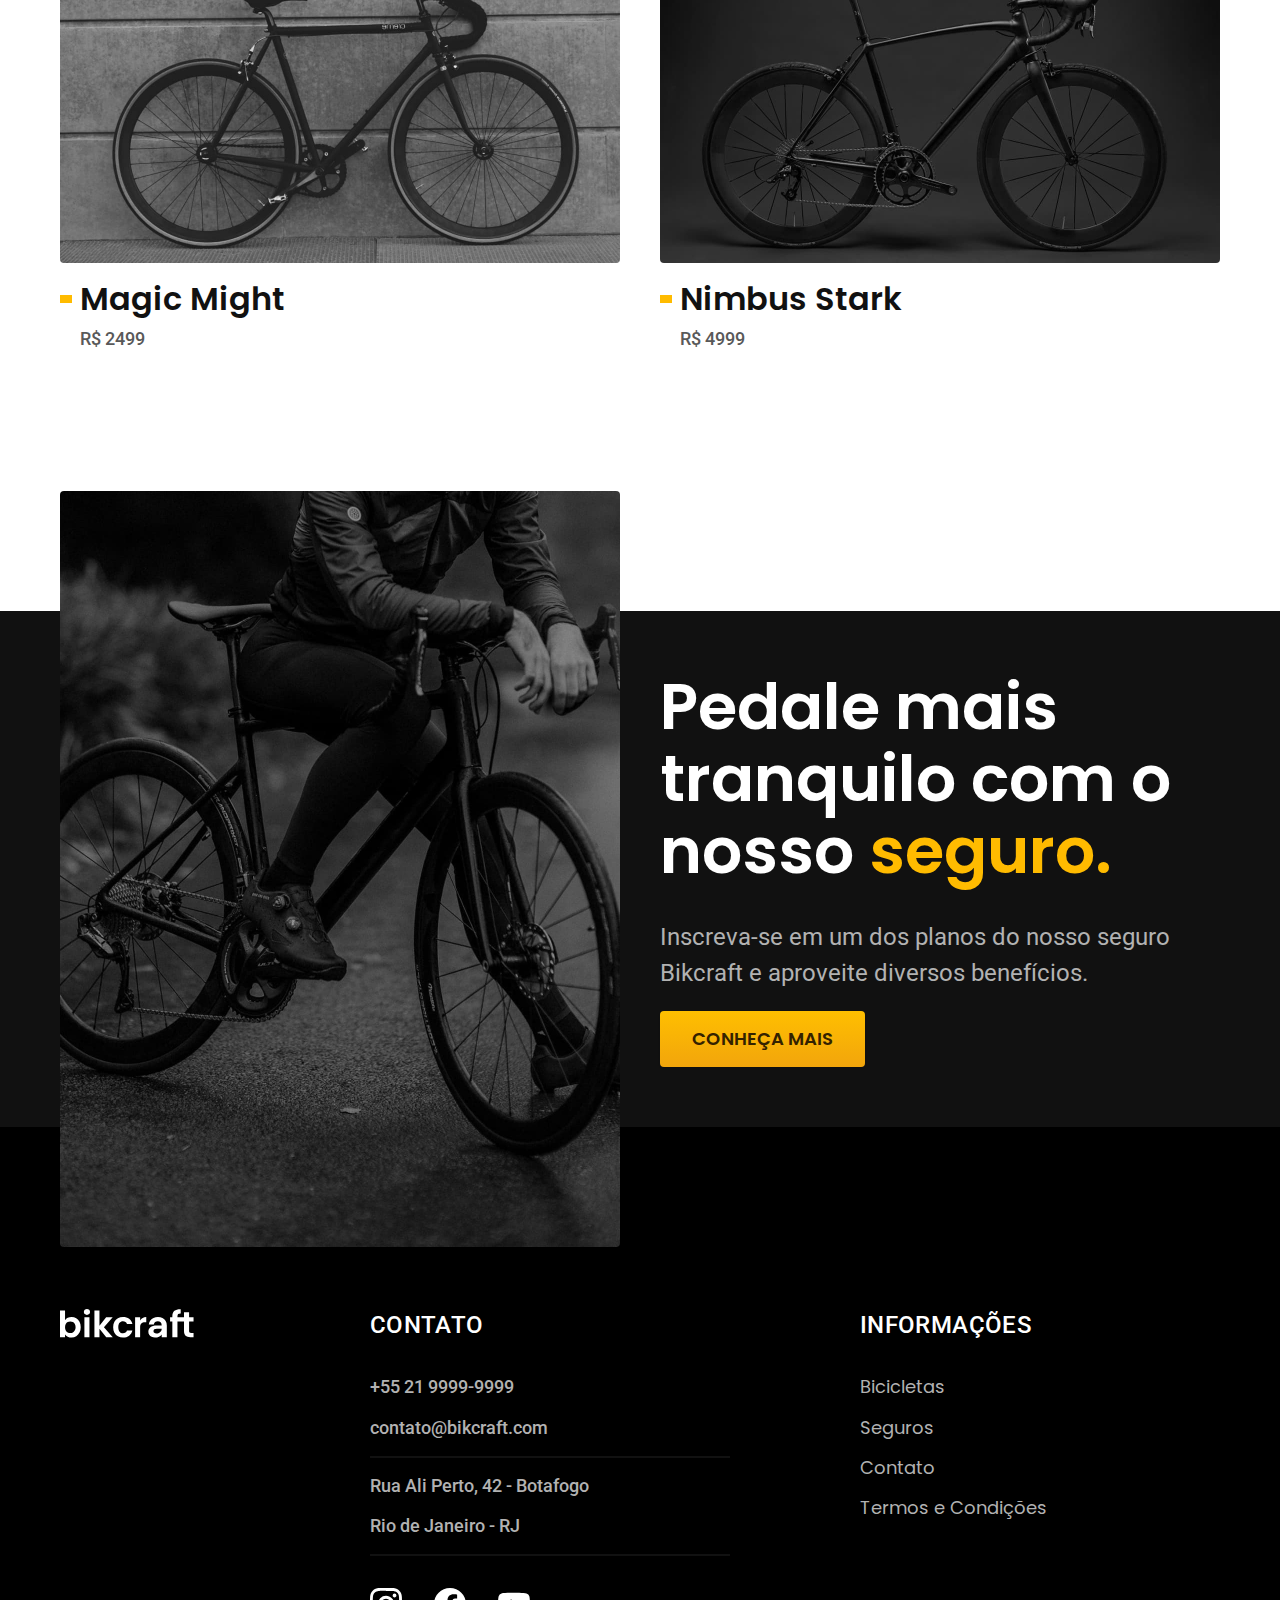
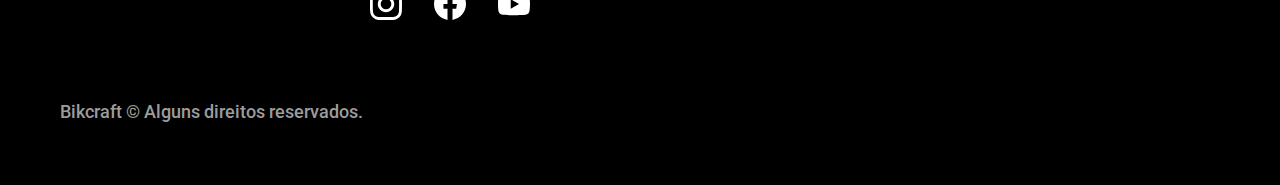
<file: bicicletas/nebula.html>
<!DOCTYPE html>
<html lang="pt-br">

<head>
  <meta charset="UTF-8">
  <meta name="viewport" content="width=device-width, initial-scale=1.0">

  <title>Nebula | Bikcraft</title>
  <meta name="description" content="Nebula.">

  <link rel="icon" href="../favicon.svg" type="image/svg+xml">
  <link rel="preload" href="../css/style.min.css" as="style">
  <link rel="stylesheet" href="../css/style.min.css">
  <script>document.documentElement.classList.add('js');</script>

  <link rel="preconnect" href="https://fonts.googleapis.com">
  <link rel="preconnect" href="https://fonts.gstatic.com" crossorigin>
  <link href="https://fonts.googleapis.com/css2?family=Merriweather:ital,wght@1,900&family=Poppins:wght@400;600&family=Roboto:wght@400;500&display=swap" rel="stylesheet">
</head>

<body id="bicicleta">
  <header class="header-bg">
    <div class="header container">
      <a href="../">
        <img src="../img/bikcraft.svg" alt="Bikcraft">
      </a>

      <nav aria-label="primaria">
        <ul class="header-menu font-1-m cor-0">
          <li><a href="../bicicletas.html">Bicicletas</a></li>
          <li><a href="../seguros.html">Seguros</a></li>
          <li><a href="../contato.html">Contato</a></li>
        </ul>
      </nav>
    </div>
  </header>

  <main class="titulo-bg">
    <div>
      <div class="titulo container">
        <p class="font-2-xl cor-5">R$ 3999</p>
        <h1 class="font-1-xxl cor-0">Nebula Cosmic<span class="cor-p1">.</span></h1>
      </div>
    </div>
    <div class="bicicleta container">
      <div class="bicicleta-imagens">
        <img src="../img/bicicleta/nimbus3.jpg" alt="Bicicleta 1">
        <img src="../img/bicicleta/nimbus1.jpg" alt="Bicicleta 2">
        <img src="../img/bicicleta/nimbus2.jpg" alt="Bicicleta 3">
      </div>
      <div class="bicicleta-conteudo">
        <p class="font-2-l cor-5">A Nebula Cosmic é a melhor Bikcraft já criada pela nossa equipe. Ela vem equipada com os melhores acessórios, o que garante maior velocidade.</p>
        <div class="bicicleta-comprar">
          <a class="botao" href="../orcamento.html?tipo=bikcraft&produto=nebula">Comprar Agora</a>
          <span class="font-1-xs cor-6"><img src="../img/icones/entrega.svg" alt=""> entrega em 5 dias</span>
          <span class="font-1-xs cor-6"><img src="../img/icones/estoque.svg" alt=""> 18 em estoque</span>
        </div>

        <h2 class="font-1-xs cor-0">Informações</h2>
        <ul class="bicicleta-informacoes">
          <li>
            <img src="../img/icones/eletrica.svg" alt="">
            <h3 class="font-1-m cor-0">Motor Elétrico</h3>
            <p class="font-2-xs cor-5">Permite você viajar distâncias inimaginaveis com a sua bike.</p>
          </li>
          <li>
            <img src="../img/icones/velocidade.svg" alt="">
            <h3 class="font-1-m cor-0">40 km/h</h3>
            <p class="font-2-xs cor-5">A mais rápida bicicleta elétrica disponível hoje no mercado.</p>
          </li>
          <li>
            <img src="../img/icones/rastreador.svg" alt="">
            <h3 class="font-1-m cor-0">Rastreador</h3>
            <p class="font-2-xs cor-5">Rastreador e sistema anti-furto para garantir o seu sossego.</p>
          </li>
          <li>
            <img src="../img/icones/carbono.svg" alt="">
            <h3 class="font-1-m cor-0">Fibra de Carbono</h3>
            <p class="font-2-xs cor-5">Maior proteção possível para a sua Bikcraft com fibra de carbono.</p>
          </li>
        </ul>
        <h2 class="font-1-xs cor-0">Ficha Técnica</h2>
        <ul class="bicicleta-ficha font-2-s cor-4">
          <li>Peso <span>9 kg</span></li>
          <li>Altura <span>60 cm</span></li>
          <li>Largura <span>120 cm</span></li>
          <li>Profundidade <span>10 cm</span></li>
          <li>Marchas <span>16</span></li>
          <li>Roda <span>29</span></li>
        </ul>
      </div>
    </div>
  </main>

  <article class="bicicletas-lista container">
    <h2 class="font-1-xxl">escolha a sua<span class="cor-p1">.</span></h2>

    <ul>
      <li>
        <a href="./magic.html">
          <img src="../img/bicicletas/magic.jpg" alt="Bicicleta preta">
          <h3 class="font-1-xl">Magic Might</h3>
          <span class="font-2-m cor-8">R$ 2499</span>
        </a>
      </li>
      <li>
        <a href="./nimbus.html">
          <img src="../img/bicicletas/nimbus.jpg" alt="Bicicleta preta">
          <h3 class="font-1-xl">Nimbus Stark</h3>
          <span class="font-2-m cor-8">R$ 4999</span>
        </a>
      </li>
    </ul>
  </article>

  <article class="seguro-bg">
    <div class="seguro container">
      <div class="seguro-imagem">
        <img src="../img/fotos/seguros.jpg" alt="Pessoa parada em cima de uma bicicleta.">
      </div>
      <div class="seguro-conteudo">
        <h2 class="font-1-xxl cor-0">Pedale mais tranquilo com o nosso <span class="cor-p1">seguro.</span></h2>
        <p class="font-2-l cor-5">Inscreva-se em um dos planos do nosso seguro Bikcraft e aproveite diversos benefícios.</p>
        <a class="botao" href="../seguros.html">Conheça Mais</a>
      </div>
    </div>
  </article>

  <footer class="footer-bg">
    <div class="footer container">
      <img src="../img/bikcraft.svg" alt="Bikcraft">
      <div class="footer-contato">
        <h3 class="font-2-l-b cor-0">Contato</h3>
        <ul class="font-2-m cor-5">
          <li><a href="tel:+552199999999">+55 21 9999-9999</a></li>
          <li><a href="mailto:contato@bikcraft.com">contato@bikcraft.com</a></li>
          <li>Rua Ali Perto, 42 - Botafogo</li>
          <li>Rio de Janeiro - RJ</li>
        </ul>
        <div class="footer-redes">
          <a href="../">
            <img src="../img/redes/instagram.svg" alt="Instagram">
          </a>
          <a href="../">
            <img src="../img/redes/facebook.svg" alt="Facebook">
          </a>
          <a href="../">
            <img src="../img/redes/youtube.svg" alt="Youtube">
          </a>
        </div>
      </div>
      <div class="footer-informacoes">
        <h3 class="font-2-l-b cor-0">Informações</h3>
        <nav>
          <ul class="font-1-m cor-5">
            <li><a href="../bicicletas.html">Bicicletas</a></li>
            <li><a href="../seguros.html">Seguros</a></li>
            <li><a href="../contato.html">Contato</a></li>
            <li><a href="../termos.html">Termos e Condições</a></li>
          </ul>
        </nav>
      </div>
      <p class="footer-copy font-2-m cor-6">Bikcraft © Alguns direitos reservados.</p>
    </div>
  </footer>
  <script src="../js/script.js"></script>
</body>

</html>
</file>
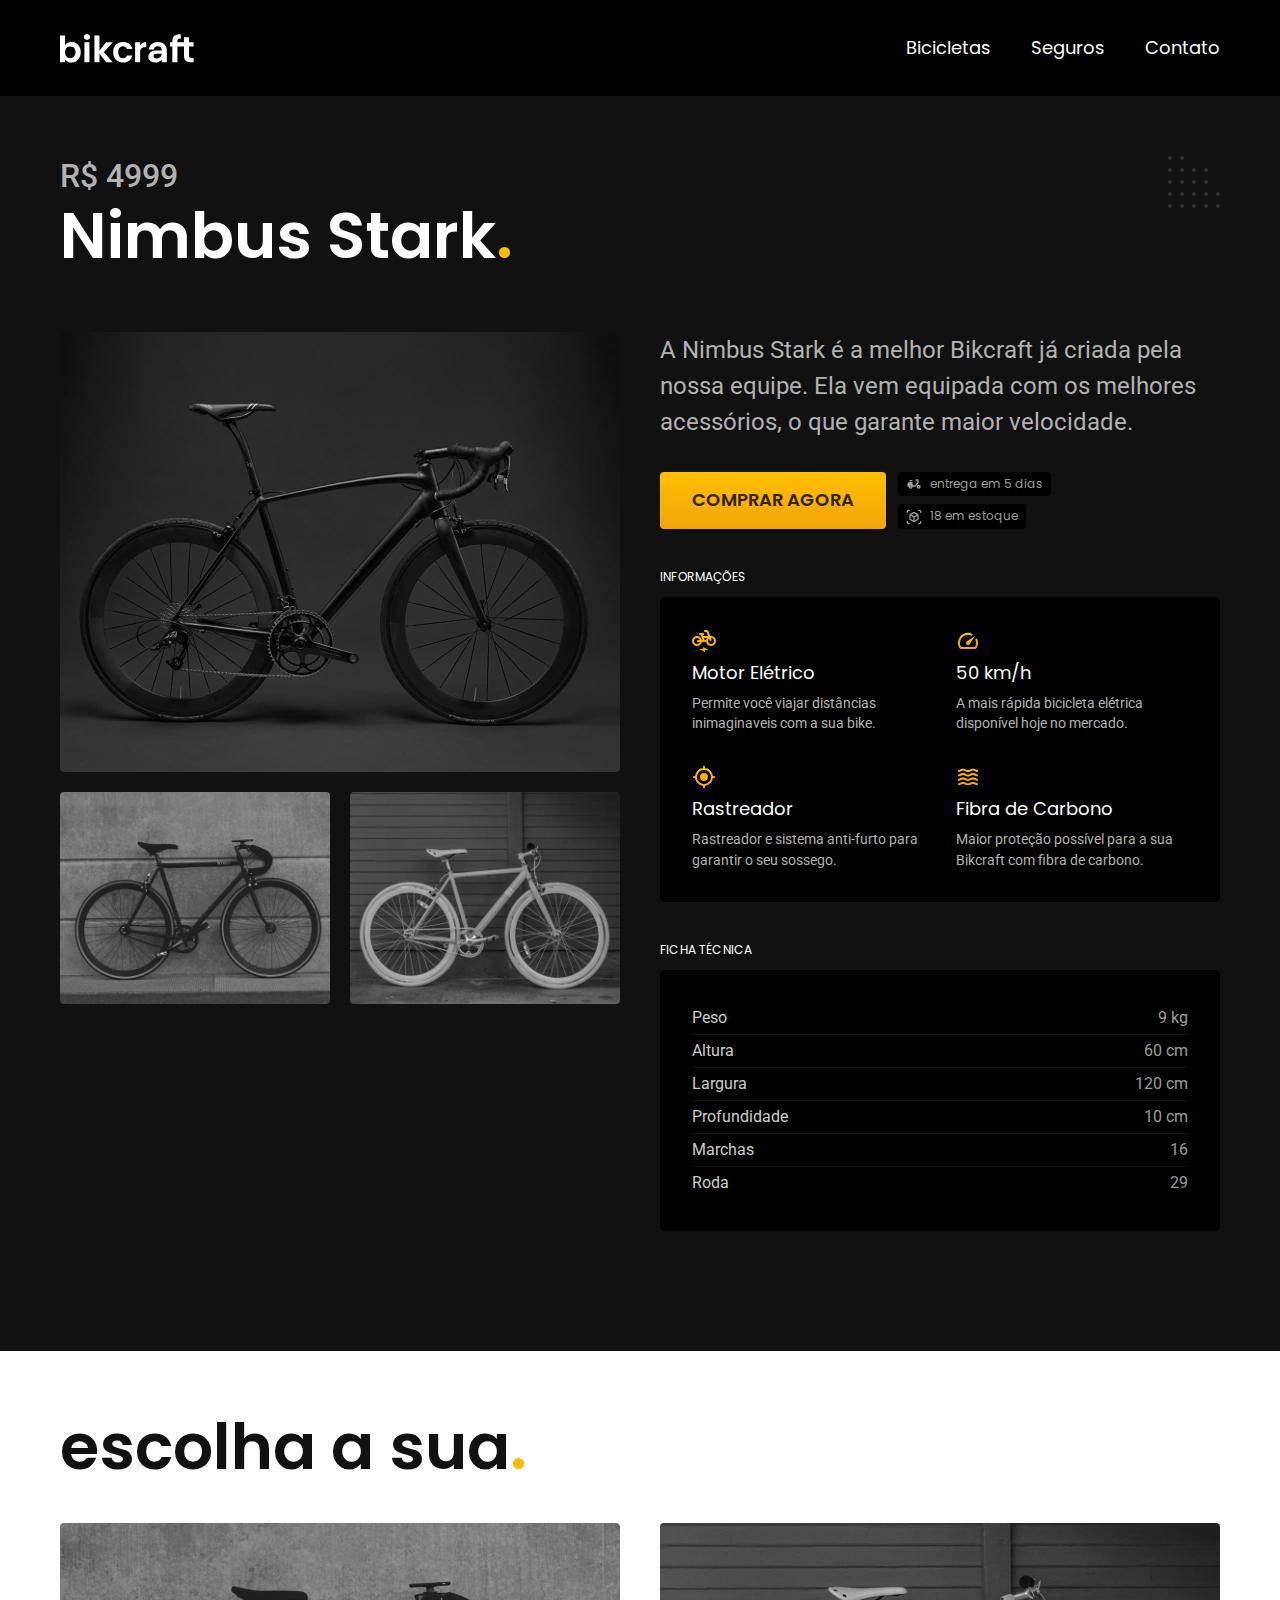
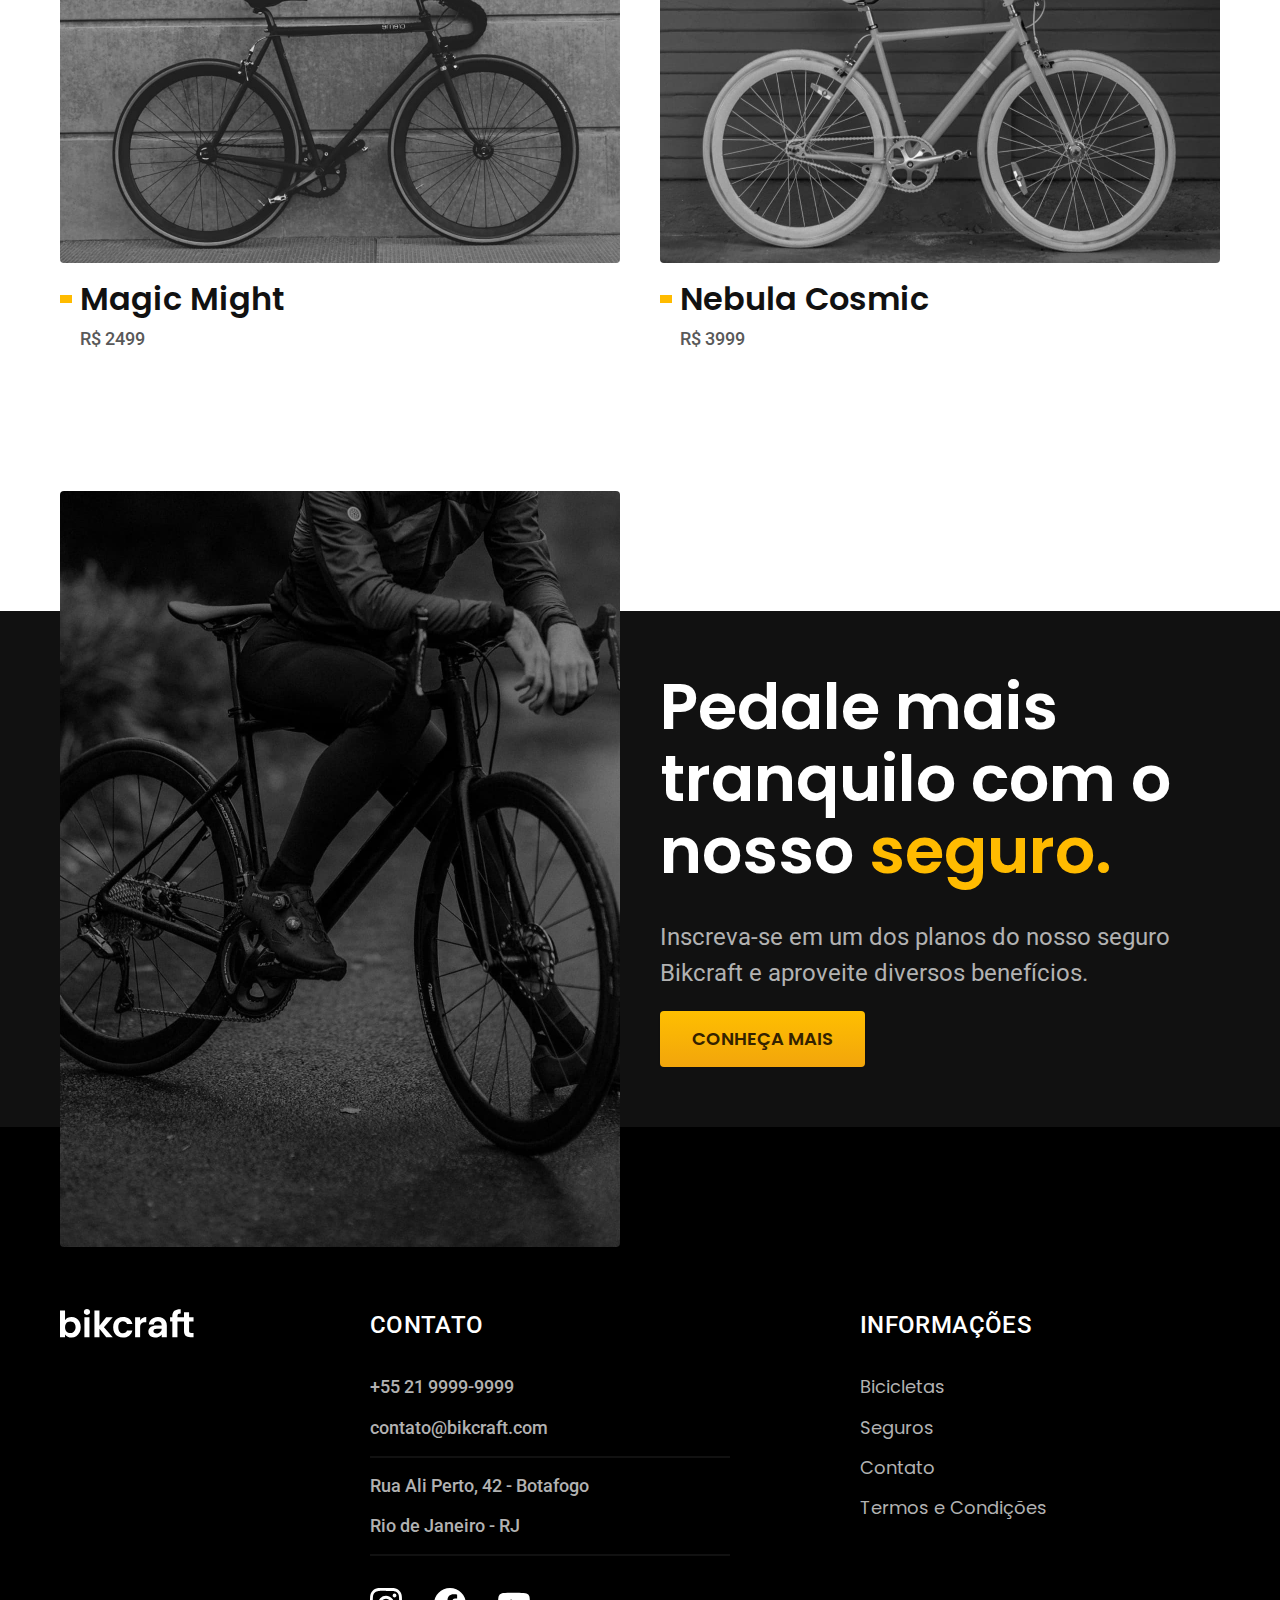
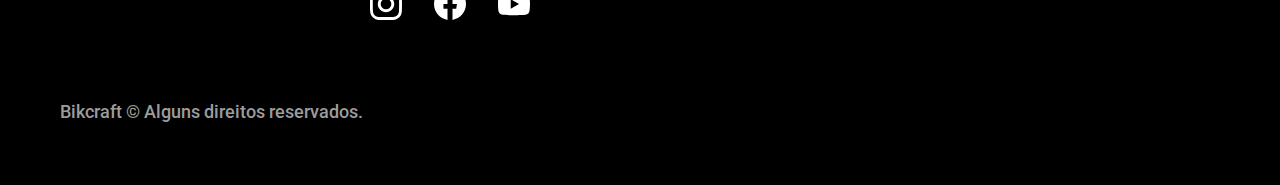
<file: bicicletas/nimbus.html>
<!DOCTYPE html>
<html lang="pt-br">

<head>
  <meta charset="UTF-8">
  <meta name="viewport" content="width=device-width, initial-scale=1.0">

  <title>Nimbus | Bikcraft</title>
  <meta name="description" content="Nimbus.">

  <link rel="icon" href="../favicon.svg" type="image/svg+xml">
  <link rel="preload" href="../css/style.min.css" as="style">
  <link rel="stylesheet" href="../css/style.min.css">
  <script>document.documentElement.classList.add('js');</script>

  <link rel="preconnect" href="https://fonts.googleapis.com">
  <link rel="preconnect" href="https://fonts.gstatic.com" crossorigin>
  <link href="https://fonts.googleapis.com/css2?family=Merriweather:ital,wght@1,900&family=Poppins:wght@400;600&family=Roboto:wght@400;500&display=swap" rel="stylesheet">
</head>

<body id="bicicleta">
  <header class="header-bg">
    <div class="header container">
      <a href="../">
        <img src="../img/bikcraft.svg" alt="Bikcraft">
      </a>

      <nav aria-label="primaria">
        <ul class="header-menu font-1-m cor-0">
          <li><a href="../bicicletas.html">Bicicletas</a></li>
          <li><a href="../seguros.html">Seguros</a></li>
          <li><a href="../contato.html">Contato</a></li>
        </ul>
      </nav>
    </div>
  </header>

  <main class="titulo-bg">
    <div>
      <div class="titulo container">
        <p class="font-2-xl cor-5">R$ 4999</p>
        <h1 class="font-1-xxl cor-0">Nimbus Stark<span class="cor-p1">.</span></h1>
      </div>
    </div>
    <div class="bicicleta container">
      <div class="bicicleta-imagens">
        <img src="../img/bicicleta/nimbus1.jpg" alt="Bicicleta 1">
        <img src="../img/bicicleta/nimbus2.jpg" alt="Bicicleta 2">
        <img src="../img/bicicleta/nimbus3.jpg" alt="Bicicleta 3">
      </div>
      <div class="bicicleta-conteudo">
        <p class="font-2-l cor-5">A Nimbus Stark é a melhor Bikcraft já criada pela nossa equipe. Ela vem equipada com os melhores acessórios, o que garante maior velocidade.</p>
        <div class="bicicleta-comprar">
          <a class="botao" href="../orcamento.html?tipo=bikcraft&produto=nimbus">Comprar Agora</a>
          <span class="font-1-xs cor-6"><img src="../img/icones/entrega.svg" alt=""> entrega em 5 dias</span>
          <span class="font-1-xs cor-6"><img src="../img/icones/estoque.svg" alt=""> 18 em estoque</span>
        </div>

        <h2 class="font-1-xs cor-0">Informações</h2>
        <ul class="bicicleta-informacoes">
          <li>
            <img src="../img/icones/eletrica.svg" alt="">
            <h3 class="font-1-m cor-0">Motor Elétrico</h3>
            <p class="font-2-xs cor-5">Permite você viajar distâncias inimaginaveis com a sua bike.</p>
          </li>
          <li>
            <img src="../img/icones/velocidade.svg" alt="">
            <h3 class="font-1-m cor-0">50 km/h</h3>
            <p class="font-2-xs cor-5">A mais rápida bicicleta elétrica disponível hoje no mercado.</p>
          </li>
          <li>
            <img src="../img/icones/rastreador.svg" alt="">
            <h3 class="font-1-m cor-0">Rastreador</h3>
            <p class="font-2-xs cor-5">Rastreador e sistema anti-furto para garantir o seu sossego.</p>
          </li>
          <li>
            <img src="../img/icones/carbono.svg" alt="">
            <h3 class="font-1-m cor-0">Fibra de Carbono</h3>
            <p class="font-2-xs cor-5">Maior proteção possível para a sua Bikcraft com fibra de carbono.</p>
          </li>
        </ul>
        <h2 class="font-1-xs cor-0">Ficha Técnica</h2>
        <ul class="bicicleta-ficha font-2-s cor-4">
          <li>Peso <span>9 kg</span></li>
          <li>Altura <span>60 cm</span></li>
          <li>Largura <span>120 cm</span></li>
          <li>Profundidade <span>10 cm</span></li>
          <li>Marchas <span>16</span></li>
          <li>Roda <span>29</span></li>
        </ul>
      </div>
    </div>
  </main>

  <article class="bicicletas-lista container">
    <h2 class="font-1-xxl">escolha a sua<span class="cor-p1">.</span></h2>

    <ul>
      <li>
        <a href="./magic.html">
          <img src="../img/bicicletas/magic.jpg" alt="Bicicleta preta">
          <h3 class="font-1-xl">Magic Might</h3>
          <span class="font-2-m cor-8">R$ 2499</span>
        </a>
      </li>
      <li>
        <a href="./nebula.html">
          <img src="../img/bicicletas/nebula.jpg" alt="Bicicleta preta">
          <h3 class="font-1-xl">Nebula Cosmic</h3>
          <span class="font-2-m cor-8">R$ 3999</span>
        </a>
      </li>
    </ul>
  </article>

  <article class="seguro-bg">
    <div class="seguro container">
      <div class="seguro-imagem">
        <img src="../img/fotos/seguros.jpg" alt="Pessoa parada em cima de uma bicicleta.">
      </div>
      <div class="seguro-conteudo">
        <h2 class="font-1-xxl cor-0">Pedale mais tranquilo com o nosso <span class="cor-p1">seguro.</span></h2>
        <p class="font-2-l cor-5">Inscreva-se em um dos planos do nosso seguro Bikcraft e aproveite diversos benefícios.</p>
        <a class="botao" href="../seguros.html">Conheça Mais</a>
      </div>
    </div>
  </article>

  <footer class="footer-bg">
    <div class="footer container">
      <img src="../img/bikcraft.svg" alt="Bikcraft">
      <div class="footer-contato">
        <h3 class="font-2-l-b cor-0">Contato</h3>
        <ul class="font-2-m cor-5">
          <li><a href="tel:+552199999999">+55 21 9999-9999</a></li>
          <li><a href="mailto:contato@bikcraft.com">contato@bikcraft.com</a></li>
          <li>Rua Ali Perto, 42 - Botafogo</li>
          <li>Rio de Janeiro - RJ</li>
        </ul>
        <div class="footer-redes">
          <a href="../">
            <img src="../img/redes/instagram.svg" alt="Instagram">
          </a>
          <a href="../">
            <img src="../img/redes/facebook.svg" alt="Facebook">
          </a>
          <a href="../">
            <img src="../img/redes/youtube.svg" alt="Youtube">
          </a>
        </div>
      </div>
      <div class="footer-informacoes">
        <h3 class="font-2-l-b cor-0">Informações</h3>
        <nav>
          <ul class="font-1-m cor-5">
            <li><a href="../bicicletas.html">Bicicletas</a></li>
            <li><a href="../seguros.html">Seguros</a></li>
            <li><a href="../contato.html">Contato</a></li>
            <li><a href="../termos.html">Termos e Condições</a></li>
          </ul>
        </nav>
      </div>
      <p class="footer-copy font-2-m cor-6">Bikcraft © Alguns direitos reservados.</p>
    </div>
  </footer>
  <script src="../js/script.js"></script>
</body>

</html>
</file>
<file: css/style.css>
@import "./global/global.css";
@import "./utilidades/tipografia.css";
@import "./utilidades/cores.css";

@import "./global/header.css";

/* Utilidades */
@import "./utilidades/componentes.css";

/* Home */
@import "./home/introducao.css";
@import "./home/tecnologia.css";
@import "./home/parceiros.css";
@import "./home/depoimento.css";

/* Bicicletas */
@import "./bicicletas/bicicletas-lista.css";
</file>
<file: css/style.min.css>
body{margin:0;font-family:Arial,Helvetica,sans-serif;color:#111}blockquote,dd,h1,h2,h3,h4,p,ul{margin:0}ul{padding:0;list-style:none}a{text-decoration:none;color:inherit}img{max-width:100%;height:auto;display:block}img[src$=".jpg"]{border-radius:4px}.font-1-xs{font:400 0.75rem/1.35 Poppins,sans-serif}.font-2-xs{font:400 0.875rem/1.43 Roboto,sans-serif}.font-1-s{font:400 1rem/1.5 Poppins,sans-serif}.font-2-s{font:400 1rem/1.5 Roboto,sans-serif}.font-1-m,.font-1-m-b{font:400 1.125rem/1.35 Poppins,sans-serif}.font-1-m-b{font-weight:600}.font-2-m{font:500 1.125rem/1.35 Roboto,sans-serif}.font-1-l{font:400 1.5rem/1.5 Poppins,sans-serif}.font-2-l,.font-2-l-b{font:400 1.5rem/1.5 Roboto,sans-serif}.font-2-l-b{font-weight:500;letter-spacing:.015em;text-transform:uppercase}.font-1-xl{font:600 2rem/1.25 Poppins,sans-serif}.font-2-xl{font:500 2rem/1.25 Roboto,sans-serif}.font-1-xxl{font:600 4rem/1.125 Poppins,sans-serif}@media (max-width:1200px){.font-1-xxl{font-size:3rem}.font-2-l,.font-2-l-b{font-size:1.125rem}}@media (max-width:800px){.font-1-xxl{font-size:2rem}.font-1-xl,.font-2-xl{font-size:1.5rem}}:root{--cor-0:#ffffff;--cor-1:#f7f7f7;--cor-2:#ededed;--cor-3:#dedede;--cor-4:#cccccc;--cor-5:#b2b2b2;--cor-6:#9c9c9c;--cor-7:#717171;--cor-8:#595959;--cor-9:#404040;--cor-10:#2e2e2e;--cor-11:#111111;--cor-12:#000000;--cor-p1:#ffbb00;--cor-p2:#e4a30b;--cor-p3:#a66f00;--cor-p4:#664400;--cor-p5:#332200}.cor-0{color:var(--cor-0)}.cor-1{color:var(--cor-1)}.cor-2{color:var(--cor-2)}.cor-3{color:var(--cor-3)}.cor-4{color:var(--cor-4)}.cor-5{color:var(--cor-5)}.cor-6{color:var(--cor-6)}.cor-7{color:var(--cor-7)}.cor-8{color:var(--cor-8)}.cor-9{color:var(--cor-9)}.cor-10{color:var(--cor-10)}.cor-11{color:var(--cor-11)}.cor-12{color:var(--cor-12)}.cor-p1{color:var(--cor-p1)}.cor-p2{color:var(--cor-p2)}.cor-p3{color:var(--cor-p3)}.cor-p4{color:var(--cor-p4)}.cor-p5{color:var(--cor-p5)}.js .fadeInDown{transform:translate3d(0,-20px,0)}.js .fadeInUp{transform:translate3d(0,20px,0)}.js .fadeInRight{transform:translate3d(20px,0,0)}.js .fadeInLeft{transform:translate3d(-20px,0,0)}.js [data-anime]{opacity:0}.js .anime{opacity:1;transform:none;transition:transform .8s,opacity .8s}.header-bg{background-color:var(--cor-12)}.header{display:flex;flex-wrap:wrap;gap:20px;justify-content:space-between;align-items:center;padding-top:20px;padding-bottom:20px}.header-menu{display:flex;flex-wrap:wrap;gap:40px}.header-menu a{display:inline-block;padding:16px 0;position:relative}.header-menu a:after{content:"";display:block;height:2px;width:0;background:var(--cor-0);margin-top:4px;transition:.3s;position:absolute}.header-menu a.ativo::after,.header-menu a:hover::after{width:100%}@media (max-width:800px){.header-menu{gap:20px}.header-menu a{background:var(--cor-11);padding:12px 16px;border-radius:4px}.header-menu a:hover{background-color:var(--cor-10)}.header a:after{display:none}}@media (max-width:600px){.header-menu{gap:12px}.header-menu a{padding:8px 12px;font-size:14px}}.footer-bg{background-color:var(--cor-12)}.footer{display:grid;grid-template-columns:3fr 5fr 4fr;gap:40px;padding-top:60px;padding-bottom:60px}.footer h3{margin-bottom:32px}.footer-contato ul{margin-bottom:32px}.footer-contato li:nth-child(even):after{content:"";display:block;max-width:360px;height:2px;background:var(--cor-11);margin-top:16px}.footer li{margin-bottom:16px}.footer-redes{display:flex;gap:32px}.footer a:hover{color:var(--cor-0)}.footer-copy{grid-column:1/-1;margin-top:40px}@media (max-width:800px){.footer>img{display:none}.footer{grid-template-columns:1fr 1fr}}@media (max-width:600px){.footer{grid-template-columns:1fr;gap:60px}.footer-copy{margin-top:0}}.container{box-sizing:border-box;max-width:1200px;padding-left:20px;padding-right:20px;margin-left:auto;margin-right:auto}.botao{display:inline-block;padding:16px 32px;background:linear-gradient(#ffbf00,#f2a50c);border-radius:4px;box-shadow:0 1px 2px rgba(0,0,0,.1);text-transform:uppercase;color:var(--cor-p5);font:600 1.125rem/1.35 Poppins,sans-serif;max-width:max-content;border:none;cursor:pointer}.botao:hover{background:linear-gradient(#ffb60d,#e59317)}.botao.secundario{background:var(--cor-10);color:var(--cor-2)}.botao.secundario:hover{background:var(--cor-9)}.botao.seta{display:flex;align-items:center}.botao.seta::after{content:"";display:inline-block;width:18px;height:10px;margin-left:12px;background:url("../img/icones/seta.svg");transition:transform .2s}.botao.seta:hover::after{transform:translateX(4px)}@media (max-width:600px){.botao{padding:12px 16px;font-size:1rem}}.link{display:inline-block;color:var(--cor-p1);font:500 1.5rem/1.5 Poppins,sans-serif;text-transform:uppercase}.link::after{content:"";display:block;width:100%;height:4px;background-color:currentColor}.link:hover{color:var(--cor-0)}.titulo-bg{padding-top:60px;padding-bottom:60px;background-color:var(--cor-11)}.titulo{background:url("../img/dec/top-right.svg") no-repeat top right 20px}.titulo p{margin-bottom:4px}@media (max-width:800px){.titulo-bg{padding-top:40px;padding-bottom:40px}.titulo p{font-size:1rem;text-transform:lowercase;font-weight:400}}.form{display:grid;grid-template-columns:1fr 1fr;gap:20px}.form label{display:block;font:400 1rem/1.5 Poppins,sans-serif;margin-bottom:4px}.form .col-2{grid-column:span 2}.form input[type=email],.form input[type=text],.form textarea{font:400 1rem/1.5 Roboto,sans-serif;background:var(--cor-1);border:1px solid var(--cor-2);padding:12px;border-radius:4px;width:100%;box-sizing:border-box}.form input[type=email]:focus,.form input[type=text]:focus,.form textarea:focus{outline:0;border-color:var(--cor-p1);background:var(--cor-0);box-shadow:0 0 0 2px #fea}@media (max-width:600px){.form{grid-template-columns:1fr}.form .col-2{grid-column:1}}.introducao-bg{background:var(--cor-12) url("../img/dec/bottom-left.svg") no-repeat bottom 160px left 20px;box-shadow:inset 0 -120px var(--cor-0)}.introducao{display:grid;grid-template-columns:1fr 1fr;gap:0 40px}.introducao-conteudo{align-self:end;padding-bottom:200px}.introducao img{width:100%;height:100%;object-fit:cover;border-radius:4px}.introducao h1{margin-bottom:32px}.introducao p{margin-bottom:20px}@media (max-width:800px){.introducao-bg{background:var(--cor-11);padding-top:40px;box-shadow:inset 0 -60px #fff}.introducao{grid-template-columns:1fr;gap:32px}.introducao-conteudo{padding-bottom:0}.introducao h1{margin-bottom:16px}.introducao img{height:300px;width:100%}}.tecnologia-bg{background-color:var(--cor-11);box-shadow:inset 0 80px var(--cor-0),inset 0 -80px var(--cor-0)}.tecnologia{display:grid;grid-template-columns:1fr 1fr;gap:40px}.tecnologia-imagem img{width:100%;height:100%;object-fit:cover;object-position:left}.tecnologia-conteudo{padding-top:160px;padding-bottom:160px}.tecnologia-conteudo>span{display:block;margin-bottom:20px}.tecnologia-conteudo h2{margin-bottom:32px}.tecnologia-conteudo>p{margin-bottom:20px}.tecnologia a{margin-bottom:80px}.tecnologia-vantagens{display:flex;gap:40px}.tecnologia-vantagens h3{margin-bottom:8px;width:max-content}.tecnologia-vantagens img{width:24px;margin-bottom:8px}@media (max-width:800px){.tecnologia-bg{box-shadow:initial}.tecnologia{grid-template-columns:1fr}.tecnologia-conteudo{padding-top:60px;padding-bottom:60px}.tecnologia-imagem{display:none}.tecnologia a{margin-bottom:60px}}@media (max-width:600px){.tecnologia-vantagens{flex-direction:column}}.parceiros{padding-top:60px;padding-bottom:120px}.parceiros h2{margin-bottom:60px}.parceiros ul{padding:0 20px;max-width:1400px;display:grid;grid-template-columns:repeat(4,1fr);margin:0 auto}.parceiros li{display:flex;padding:32px;border-left:2px solid var(--cor-2)}.parceiros img{margin:auto}.parceiros li:first-child,.parceiros li:nth-child(5){border-left:none}.parceiros li:nth-child(n+5){border-top:2px solid var(--cor-2)}@media (max-width:800px){.parceiros{padding-bottom:60px}.parceiros h2{margin-bottom:20px}.parceiros ul{grid-template-columns:repeat(2,1fr)}.parceiros li:nth-child(n+3){border-top:2px solid var(--cor-2)}.parceiros li:nth-child(odd){border-left:none}}.depoimento{display:grid;grid-template-columns:1fr 1fr;background-color:var(--cor-p1);overflow:hidden}.depoimento img{width:100%;height:100%;object-fit:cover;border-radius:0}.depoimento-conteudo{padding:40px 40px 80px 80px;align-self:end;background:url("../img/dec/bottom-right-p.svg") no-repeat bottom 40px right 40px}.depoimento-conteudo p{max-width:32ch;font-family:Merriweather,serif;font-style:italic;font-weight:900;margin-bottom:32px;position:relative}.depoimento p::after,.depoimento p::before{font-size:5rem;color:var(--cor-p2);position:absolute}.depoimento p::before{content:"“";left:-50px;top:-20px}.depoimento p::after{content:"”"}@media (min-width:1200px){.depoimento img{max-height:520px}}@media (max-width:800px){.depoimento{grid-template-columns:1fr;text-align:center}.depoimento img{max-height:200px}.depoimento-conteudo{padding:40px 20px;margin:auto}}.bicicletas-lista{padding-top:60px;padding-bottom:120px}.bicicletas-lista h2{margin-bottom:40px}.bicicletas-lista ul{display:flex;gap:40px;padding:0 20px 20px 20px;max-width:1400px;margin-left:auto;margin-right:auto;overflow-x:auto}#bicicleta .bicicletas-lista ul{padding:0 0 20px 0}.bicicletas-lista li{flex:1;min-width:280px}.bicicletas-lista a{display:block}.bicicletas-lista img{margin-bottom:16px}.bicicletas-lista h3{margin-bottom:8px;display:flex;align-items:center}.bicicletas-lista h3::before{content:"";display:inline-block;height:8px;width:12px;margin-right:8px;background-color:var(--cor-p1);transition:width .2s}.bicicletas-lista a:hover h3::before{width:24px}.bicicletas-lista li span{padding-left:20px}@media (max-width:800px){.bicicletas-lista{padding-bottom:60px}.bicicletas-lista ul{gap:20px}}.bicicletas-bg{background:linear-gradient(to right,var(--cor-0) 30%,var(--cor-11) 0)}.bicicletas{display:grid;grid-template-columns:1fr 1fr;gap:40px;padding-top:60px;padding-bottom:60px;background:url("../img/dec/top-right.svg") no-repeat top 40px right 20px}.bicicletas-imagem{display:grid}.bicicletas-imagem img{grid-area:1/1}.bicicletas-imagem span{grid-area:1/1;place-self:start end;margin-top:20px;background:var(--cor-12);display:inline-block;padding:8px 16px 8px 8px;border-radius:4px 0 0 4px}.bicicletas-conteudo{display:grid;grid-template-columns:1fr auto;align-content:start}.bicicletas h2,.bicicletas p{grid-column:1/-1}.bicicletas h2{margin-bottom:20px}.bicicletas h2::before{content:"";display:block;width:12px;height:8px;background-color:var(--cor-p1);margin-bottom:8px}.bicicletas p{margin-bottom:32px}.bicicletas a{place-self:end}.bicicletas li{display:flex;align-items:center}.bicicletas ul{display:grid;gap:16px}.bicicletas-conteudo img{width:24px;margin-right:8px}@media (max-width:800px){.bicicletas-bg{background:var(--cor-11)}.bicicletas{grid-template-columns:1fr;gap:20px;padding-top:40px;padding-bottom:40px}}@media (max-width:600px){.bicicletas-conteudo{grid-template-columns:1fr}.bicicletas ul{font-size:1rem;grid-template-columns:1fr 1fr;margin-bottom:32px}.bicicletas a{place-self:start}}.bicicleta{display:grid;grid-template-columns:1fr 1fr;align-items:start;gap:40px;padding-top:60px;padding-bottom:60px}#bicicleta .titulo p{text-transform:uppercase}.bicicleta-imagens{display:flex;flex-wrap:wrap;gap:20px}.bicicleta-imagens img{flex:1;min-width:200px}.bicicleta-imagens img:first-child{min-width:100%}.bicicleta-conteudo>p{margin-bottom:32px}.bicicleta-comprar{display:grid;grid-template-columns:max-content auto;align-items:center;justify-items:start;gap:8px 12px;margin-bottom:40px}.bicicleta-comprar a{grid-row:span 2}.bicicleta-comprar span{display:flex;align-items:center;background-color:var(--cor-12);gap:8px;padding:4px 8px;border-radius:4px}.bicicleta-conteudo h2{text-transform:uppercase;letter-spacing:.015em;margin-bottom:12px}.bicicleta-ficha,.bicicleta-informacoes{padding:32px;background-color:var(--cor-12);border-radius:4px}.bicicleta-informacoes{margin-bottom:40px;display:grid;grid-template-columns:1fr 1fr;gap:32px}.bicicleta-informacoes img{width:24px;margin-bottom:8px}.bicicleta-informacoes h3{margin-bottom:8px}.bicicleta-ficha li{padding:4px 0;display:flex;justify-content:space-between;border-bottom:1px solid var(--cor-11)}.bicicleta-ficha li:last-child{border-bottom:none}.bicicleta-ficha span{color:var(--cor-6)}@media (max-width:800px){.bicicleta{grid-template-columns:1fr;padding-top:40px;padding-bottom:40px}.bicicleta-imagens{grid-row:2}}@media (max-width:400px){.bicicleta-informacoes{grid-template-columns:1fr}.bicicleta-comprar{grid-template-columns:1fr}}.seguro-bg{background-color:var(--cor-11);box-shadow:inset 0 120px var(--cor-0),inset 0 -120px var(--cor-12)}.seguro{display:grid;grid-template-columns:1fr 1fr;gap:40px}.seguro-imagem img{width:100%;height:100%;object-fit:cover}.seguro-conteudo{padding-top:180px;padding-bottom:180px}.seguro h2{margin-bottom:32px}.seguro p{margin-bottom:20px}@media (max-width:800px){.seguro-bg{box-shadow:inset 0 -60px var(--cor-12)}.seguro{grid-template-columns:1fr}.seguro-conteudo{grid-row:1;padding-top:40px;padding-bottom:0}}.seguros-bg{background:var(--cor-11)}.seguros{padding-top:60px;padding-bottom:60px;display:grid;grid-template-columns:1fr 1fr;gap:40px;align-items:center}#seguros .seguros{padding-top:0}.seguros h2{grid-column:1/-1}.seguros-item{background-color:var(--cor-12);padding:32px 32px 32px 60px;display:grid;grid-template-columns:1fr auto;border-radius:4px}.seguros-item h3{margin-bottom:40px}.seguros-item span{grid-column:2;display:block;text-align:right}.seguros-item ul{grid-column:1/-1;margin-bottom:32px}.seguros-item li{display:flex;align-items:center;position:relative}.seguros-item li+li{margin-top:20px}.seguros-item li::before{content:"";display:inline-block;width:13px;height:9px;background-image:url("../img/icones/lista.svg");position:absolute;left:-21px}.seguros-item a{grid-column:1/-1}@media (max-width:800px){.seguros{grid-template-columns:1fr}}.vantagens-bg{background-color:var(--cor-12)}.vantagens{padding-top:120px;padding-bottom:120px}.vantagens h2{margin-bottom:60px}.vantagens ul{display:grid;grid-template-columns:repeat(auto-fit,minmax(280px,max-content));gap:40px 80px}.vantagens h3,.vantagens img{margin-bottom:8px}@media (max-width:800px){.vantagens{padding-top:60px;padding-bottom:60px}.vantagens h2{margin-bottom:40px}.vantagens ul{gap:20px}}.perguntas{padding-top:120px;padding-bottom:120px}.perguntas h2{margin-bottom:60px}.perguntas dl>div{padding:20px;border-radius:4px}.perguntas dl>div:nth-child(odd){background-color:var(--cor-1)}.perguntas button{display:grid;grid-template-columns:auto 1fr auto;align-items:center;gap:8px;cursor:pointer;border:none;background:0 0;width:100%;text-align:left}.perguntas button::before{content:"";display:inline-block;width:12px;height:8px;background-color:var(--cor-p1)}.perguntas button::after{content:"";display:inline-block;width:14px;height:6px;background:url("../img/icones/seta-abrir.svg");transition:.3s}.perguntas button:hover::after,.perguntas button[aria-expanded=true]::after{transform:rotate(180deg)}.js .perguntas dd{display:none}.js .perguntas dd.ativa{display:block}.perguntas dd{padding-left:20px;padding-top:16px;max-width:80ch}@media (max-width:800px){.perguntas{padding-top:60px;padding-bottom:60px}.perguntas h2{margin-bottom:40px}}#contato{background:linear-gradient(var(--cor-11) 600px,var(--cor-1) 0)}.contato{display:grid;grid-template-columns:5fr 7fr}.contato-dados,.contato-formulario{padding:60px;box-shadow:0 1px 2px rgba(0,0,0,.1)}.contato-dados{border-radius:5px 0 0 5px;background:var(--cor-12) url("../img/dec/bottom-left.svg") no-repeat bottom 20px left 20px}.contato-formulario{border-radius:0 5px 5px 0;background:var(--cor-0) url("../img/dec/bottom-right.svg") no-repeat bottom 20px right 20px}.contato-dados h2{margin-bottom:60px}.contato-endereco{margin-bottom:32px;padding-left:28px;background:url("../img/icones/local.svg") no-repeat 0 2px}.contato-endereco p{margin-bottom:8px}.contato-meios a{display:block;max-width:max-content;margin-bottom:8px;padding-left:28px}.contato-meios a:hover{color:var(--cor-0)}.contato-meios a:first-child{background:url("../img/icones/email.svg") no-repeat 0 2px}.contato-meios a:nth-child(2){margin-bottom:32px}.contato-meios a:nth-child(3){background:url("../img/icones/telefone.svg") no-repeat 0 2px;margin-bottom:60px}.contato-redes{display:flex;gap:32px;padding-left:28px}@media (max-width:800px){.contato{grid-template-columns:1fr}.contato-dados,.contato-formulario{padding:20px}.contato-dados{border-radius:5px 5px 0 0;background:var(--cor-12)}.contato-formulario{border-radius:0 0 5px 5px}.contato-dados h2,.contato-meios a:nth-child(3){margin-bottom:32px}.contato-redes{margin-bottom:12px}}.lojas{display:grid;grid-template-columns:1fr 1fr;gap:0 40px;padding-top:120px;padding-bottom:120px}.lojas h2{grid-column:1/-1;margin-bottom:60px}.lojas img{border-radius:4px 4px 0 0}.lojas-item{border-radius:4px;background:var(--cor-0);box-shadow:0 1px 2px rgba(0,0,0,.1)}.lojas-conteudo{display:grid;grid-template-columns:1fr 1fr;gap:32px 16px;padding:32px}.lojas-conteudo h3,.lojas-tempo{grid-column:1/-1}.lojas-dados{display:grid;gap:8px;border-left:2px solid var(--cor-2);padding-left:12px}.lojas-tempo{display:flex;align-items:center;gap:8px}@media (max-width:800px){.lojas{gap:20px;padding-top:60px;padding-bottom:60px}.lojas h2{margin-bottom:32px}.lojas-conteudo{grid-template-columns:1fr}}@media (max-width:600px){.lojas{grid-template-columns:1fr}}#orcamento{background:linear-gradient(var(--cor-11) 600px,var(--cor-1) 0)}.orcamento{display:grid;grid-template-columns:5fr 7fr;padding-bottom:120px}.orcamento h2{text-transform:uppercase;position:relative;display:flex;align-items:center}.orcamento h2::before{content:"";display:inline-block;width:4px;height:8px;background-color:var(--cor-p1);position:absolute;left:-12px}.orcamento-dados,.orcamento-produto{padding:60px;box-shadow:0 1px 2px rgba(0,0,0,.1)}.orcamento-produto{border-radius:5px 0 0 5px;background:var(--cor-12) url("../img/dec/bottom-left.svg") no-repeat bottom 20px left 20px;display:grid;grid-template-columns:1fr 1fr;gap:20px;align-content:start}.orcamento-produto>*{grid-column:1/-1}.orcamento-produto>label{grid-column:initial}.orcamento-produto label{font:400 1rem/1.5 Poppins,sans-serif;color:var(--cor-4);background-color:var(--cor-10);padding:12px 16px;border-radius:4px;cursor:pointer;display:grid;grid-template-columns:auto 1fr auto;align-items:center;border:1px solid var(--cor-10)}.orcamento-produto input:checked+label{background:var(--cor-0);color:var(--cor-11)}.orcamento-produto label::before{content:"";display:inline-block;box-sizing:border-box;width:12px;height:12px;border:1px solid var(--cor-6);border-radius:50%;margin-right:8px}.orcamento-produto input:checked+label::before{border-color:var(--cor-7);box-shadow:inset 0 0 0 3px var(--cor-0),inset 0 0 0 6px var(--cor-7)}.orcamento-produto label:hover{background-color:var(--cor-9);border-color:var(--cor-9)}.orcamento-produto input:focus+label{box-shadow:0 0 0 2px var(--cor-p1);border-color:var(--cor-12)}.orcamento-produto label span{display:none}.orcamento-produto input:checked+label span{display:inline-block}.orcamento-produto input{opacity:0;position:absolute;pointer-events:none}.orcamento-dados{border-radius:0 5px 5px 0;background:var(--cor-0) url("../img/dec/bottom-right.svg") no-repeat bottom 20px right 20px}.orcamento-conteudo{display:none}.orcamento-conteudo h2,.orcamento-dados h2:nth-of-type(n+2){margin-top:20px}#bikcraft:checked~#orcamento-bikcraft,#seguro:checked~#orcamento-seguro{display:grid;gap:20px}.orcamento-detalhes{display:none;background:var(--cor-0);padding:20px;grid-template-columns:1fr 1fr;border-radius:4px;align-items:center}.orcamento-detalhes li{display:flex;align-items:center;margin-bottom:8px}.orcamento-detalhes li img{width:16px;margin-right:8px}.orcamento-produto input:checked+label+.orcamento-detalhes{display:grid}@media (max-width:1200px){.orcamento-dados,.orcamento-produto{padding:32px}}@media (max-width:800px){.orcamento{grid-template-columns:1fr}.orcamento-produto{border-radius:5px 5px 0 0;background:var(--cor-12)}.orcamento-dados{border-radius:0 0 5px 5px}}@media (max-width:400px){.orcamento-produto{grid-template-columns:1fr}}.termos{padding-top:80px;padding-bottom:80px}.termos h2{font-weight:600;margin-bottom:20px}.termos p+h2{margin-top:40px}.termos p{max-width:75ch;margin-bottom:24px}
</file>
